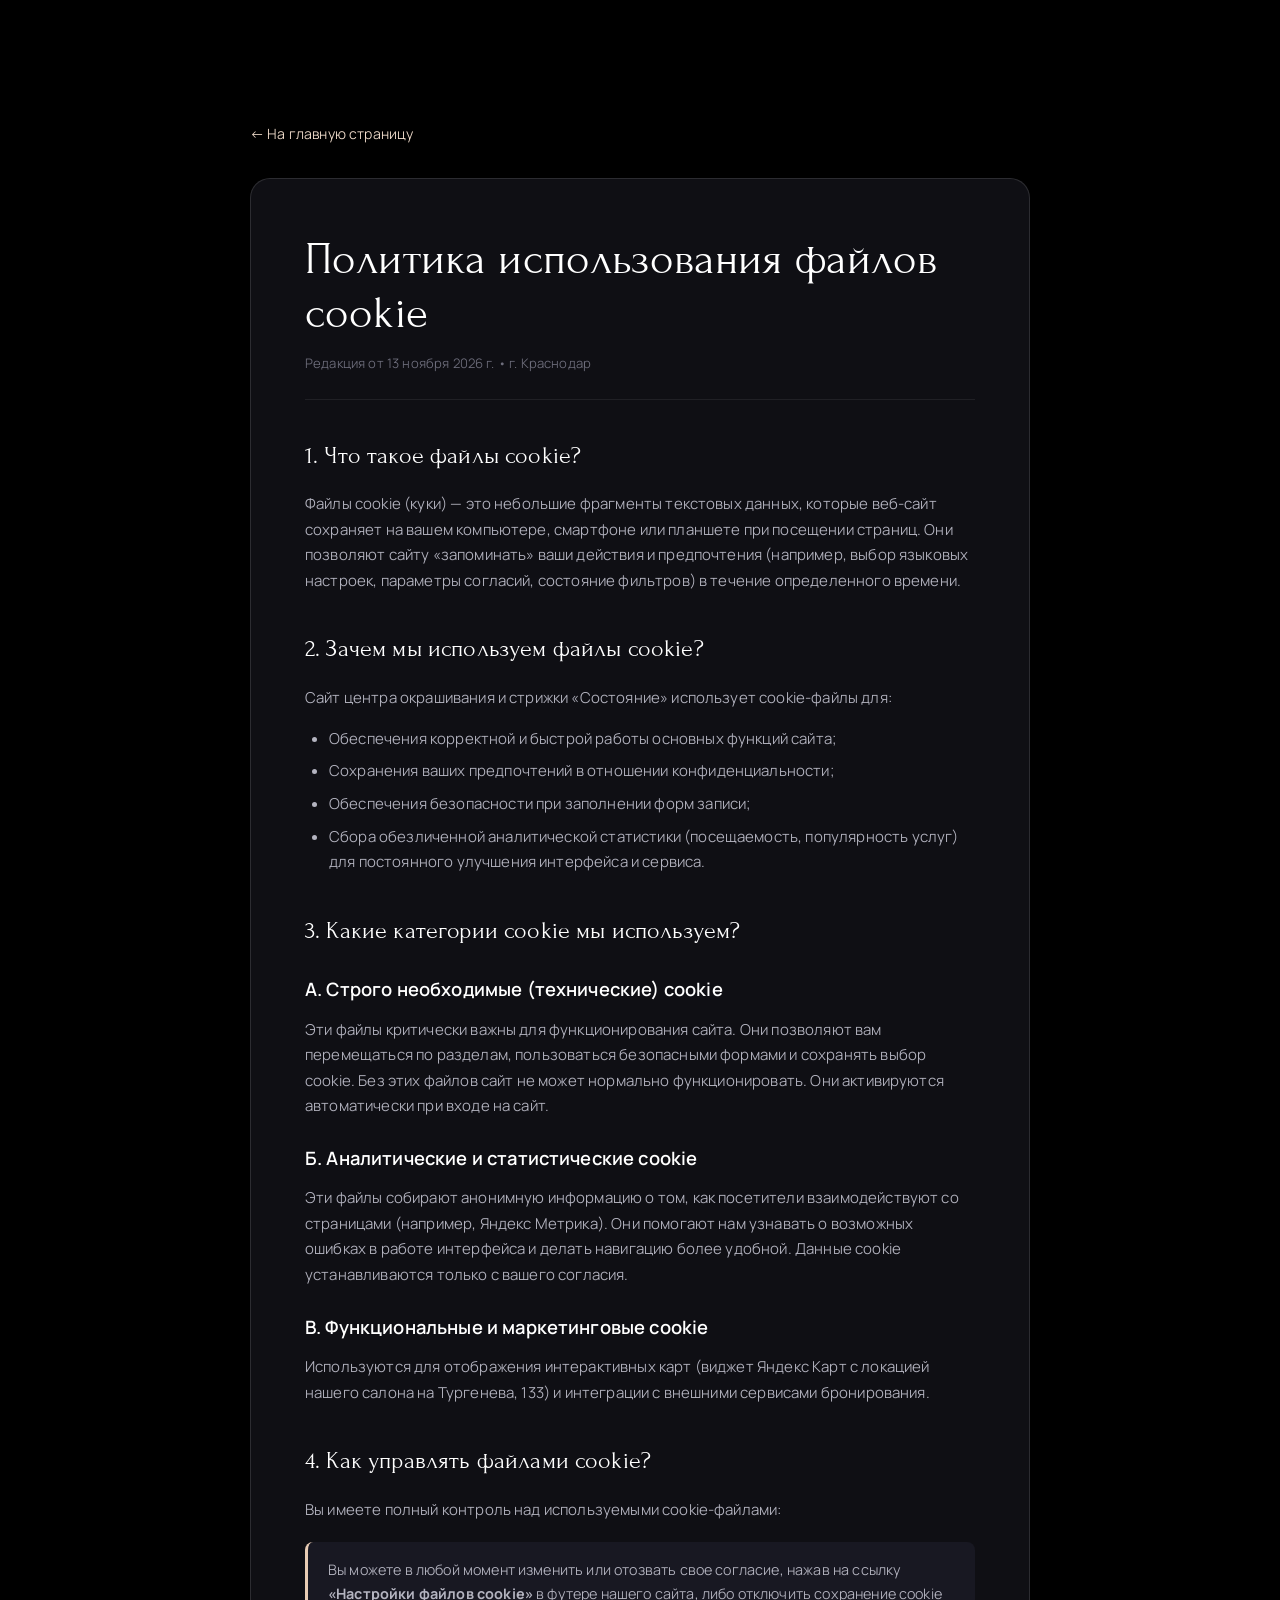
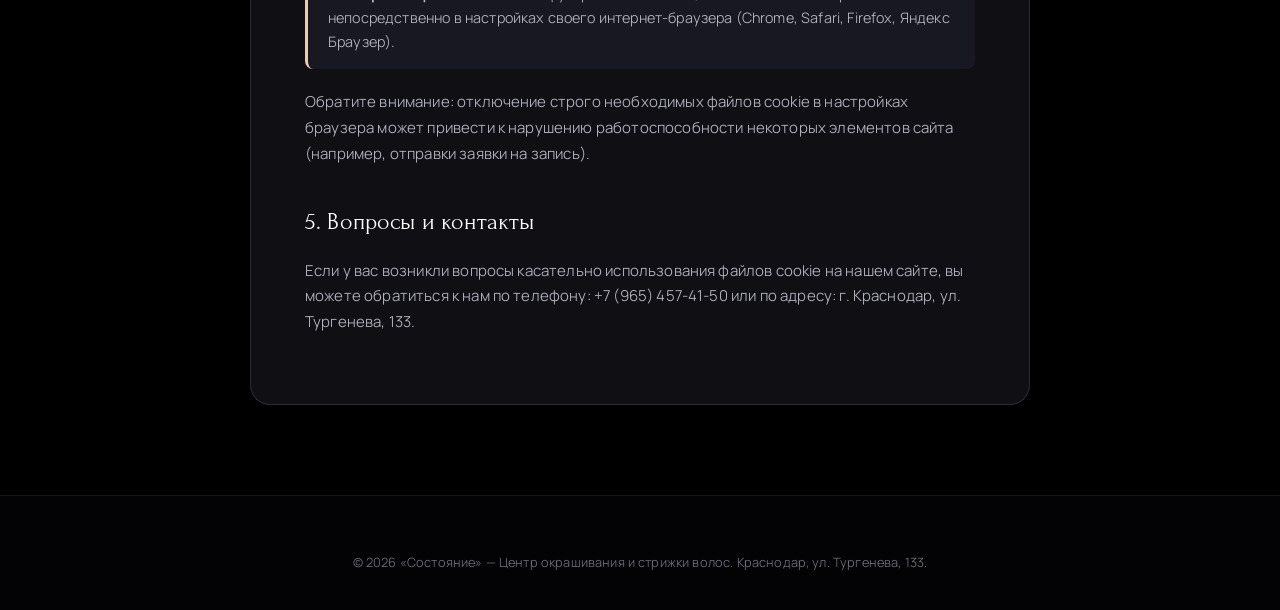
<file: cookie-policy.html>
<!DOCTYPE html>
<html lang="ru">
<head>
  <meta charset="UTF-8">
  <meta name="viewport" content="width=device-width, initial-scale=1.0">
  <title>Политика использования файлов cookie — Салон «Состояние»</title>
  <meta name="description" content="Информация об использовании файлов cookie на сайте центра окрашивания и стрижки волос «Состояние» в Краснодаре.">
  <meta property="og:type" content="website">
  <meta property="og:title" content="Политика использования файлов cookie — Салон «Состояние»">
  <meta property="og:description" content="Информация об использовании файлов cookie на сайте «Состояние» (Краснодар).">
  <meta property="og:image" content="assets/images/og-image.jpg">
  <meta name="twitter:card" content="summary_large_image">
  <meta name="twitter:image" content="assets/images/og-image.jpg">
  <link rel="icon" type="image/png" sizes="32x32" href="assets/images/favicon-32x32.png">
  <link rel="icon" type="image/png" sizes="16x16" href="assets/images/favicon-16x16.png">
  <link rel="apple-touch-icon" sizes="180x180" href="assets/images/apple-touch-icon.png">
  <link rel="shortcut icon" href="favicon.ico">
  
  <link rel="preconnect" href="https://fonts.googleapis.com">
  <link rel="preconnect" href="https://fonts.gstatic.com" crossorigin>
  <link href="https://fonts.googleapis.com/css2?family=Forum&family=Prata&family=Manrope:wght@300;400;500;600&display=swap" rel="stylesheet">
  
  <link rel="stylesheet" href="assets/css/style.css">
  <link rel="stylesheet" href="assets/css/legal.css">
</head>
<body>

  <header class="site-header scrolled">
    <div class="container header-container">
      <a href="index.html" class="brand-logo" aria-label="На главную">
        <div class="brand-emblem-wrap">
          <img src="assets/images/logo.png" alt="Логотип «Состояние»" width="44" height="44">
        </div>
        <div class="brand-text-wrap">
          <span class="brand-name">СОСТОЯНИЕ</span>
          <span class="brand-tagline">Центр окрашивания и стрижки</span>
        </div>
      </a>
      <a href="index.html" class="btn btn-outline btn-sm">← Вернуться на сайт</a>
    </div>
  </header>

  <main class="legal-page">
    <div class="container legal-container">
      
      <div class="legal-back-nav">
        <a href="index.html" class="legal-back-link">
          ← На главную страницу
        </a>
      </div>

      <article class="legal-card">
        
        <header class="legal-header">
          <h1 class="legal-title">Политика использования файлов cookie</h1>
          <p class="legal-meta">Редакция от 13 ноября 2026 г. • г. Краснодар</p>
        </header>

        <div class="legal-content">
          
          <h2>1. Что такое файлы cookie?</h2>
          <p>
            Файлы cookie (куки) — это небольшие фрагменты текстовых данных, которые веб-сайт сохраняет на вашем компьютере, смартфоне или планшете при посещении страниц. Они позволяют сайту «запоминать» ваши действия и предпочтения (например, выбор языковых настроек, параметры согласий, состояние фильтров) в течение определенного времени.
          </p>

          <h2>2. Зачем мы используем файлы cookie?</h2>
          <p>
            Сайт центра окрашивания и стрижки «Состояние» использует cookie-файлы для:
          </p>
          <ul>
            <li>Обеспечения корректной и быстрой работы основных функций сайта;</li>
            <li>Сохранения ваших предпочтений в отношении конфиденциальности;</li>
            <li>Обеспечения безопасности при заполнении форм записи;</li>
            <li>Сбора обезличенной аналитической статистики (посещаемость, популярность услуг) для постоянного улучшения интерфейса и сервиса.</li>
          </ul>

          <h2>3. Какие категории cookie мы используем?</h2>
          
          <h3>А. Строго необходимые (технические) cookie</h3>
          <p>
            Эти файлы критически важны для функционирования сайта. Они позволяют вам перемещаться по разделам, пользоваться безопасными формами и сохранять выбор cookie. Без этих файлов сайт не может нормально функционировать. Они активируются автоматически при входе на сайт.
          </p>

          <h3>Б. Аналитические и статистические cookie</h3>
          <p>
            Эти файлы собирают анонимную информацию о том, как посетители взаимодействуют со страницами (например, Яндекс Метрика). Они помогают нам узнавать о возможных ошибках в работе интерфейса и делать навигацию более удобной. Данные cookie устанавливаются только с вашего согласия.
          </p>

          <h3>В. Функциональные и маркетинговые cookie</h3>
          <p>
            Используются для отображения интерактивных карт (виджет Яндекс Карт с локацией нашего салона на Тургенева, 133) и интеграции с внешними сервисами бронирования.
          </p>

          <h2>4. Как управлять файлами cookie?</h2>
          <p>
            Вы имеете полный контроль над используемыми cookie-файлами:
          </p>
          <div class="legal-highlight-box">
            Вы можете в любой момент изменить или отозвать свое согласие, нажав на ссылку <strong>«Настройки файлов cookie»</strong> в футере нашего сайта, либо отключить сохранение cookie непосредственно в настройках своего интернет-браузера (Chrome, Safari, Firefox, Яндекс Браузер).
          </div>
          <p>
            Обратите внимание: отключение строго необходимых файлов cookie в настройках браузера может привести к нарушению работоспособности некоторых элементов сайта (например, отправки заявки на запись).
          </p>

          <h2>5. Вопросы и контакты</h2>
          <p>
            Если у вас возникли вопросы касательно использования файлов cookie на нашем сайте, вы можете обратиться к нам по телефону: +7 (965) 457-41-50 или по адресу: г. Краснодар, ул. Тургенева, 133.
          </p>

        </div>

      </article>

    </div>
  </main>

  <footer class="site-footer">
    <div class="container" style="text-align: center; font-size: 0.8rem; color: var(--text-muted);">
      <p>© 2026 «Состояние» — Центр окрашивания и стрижки волос. Краснодар, ул. Тургенева, 133.</p>
    </div>
  </footer>

</body>
</html>
</file>
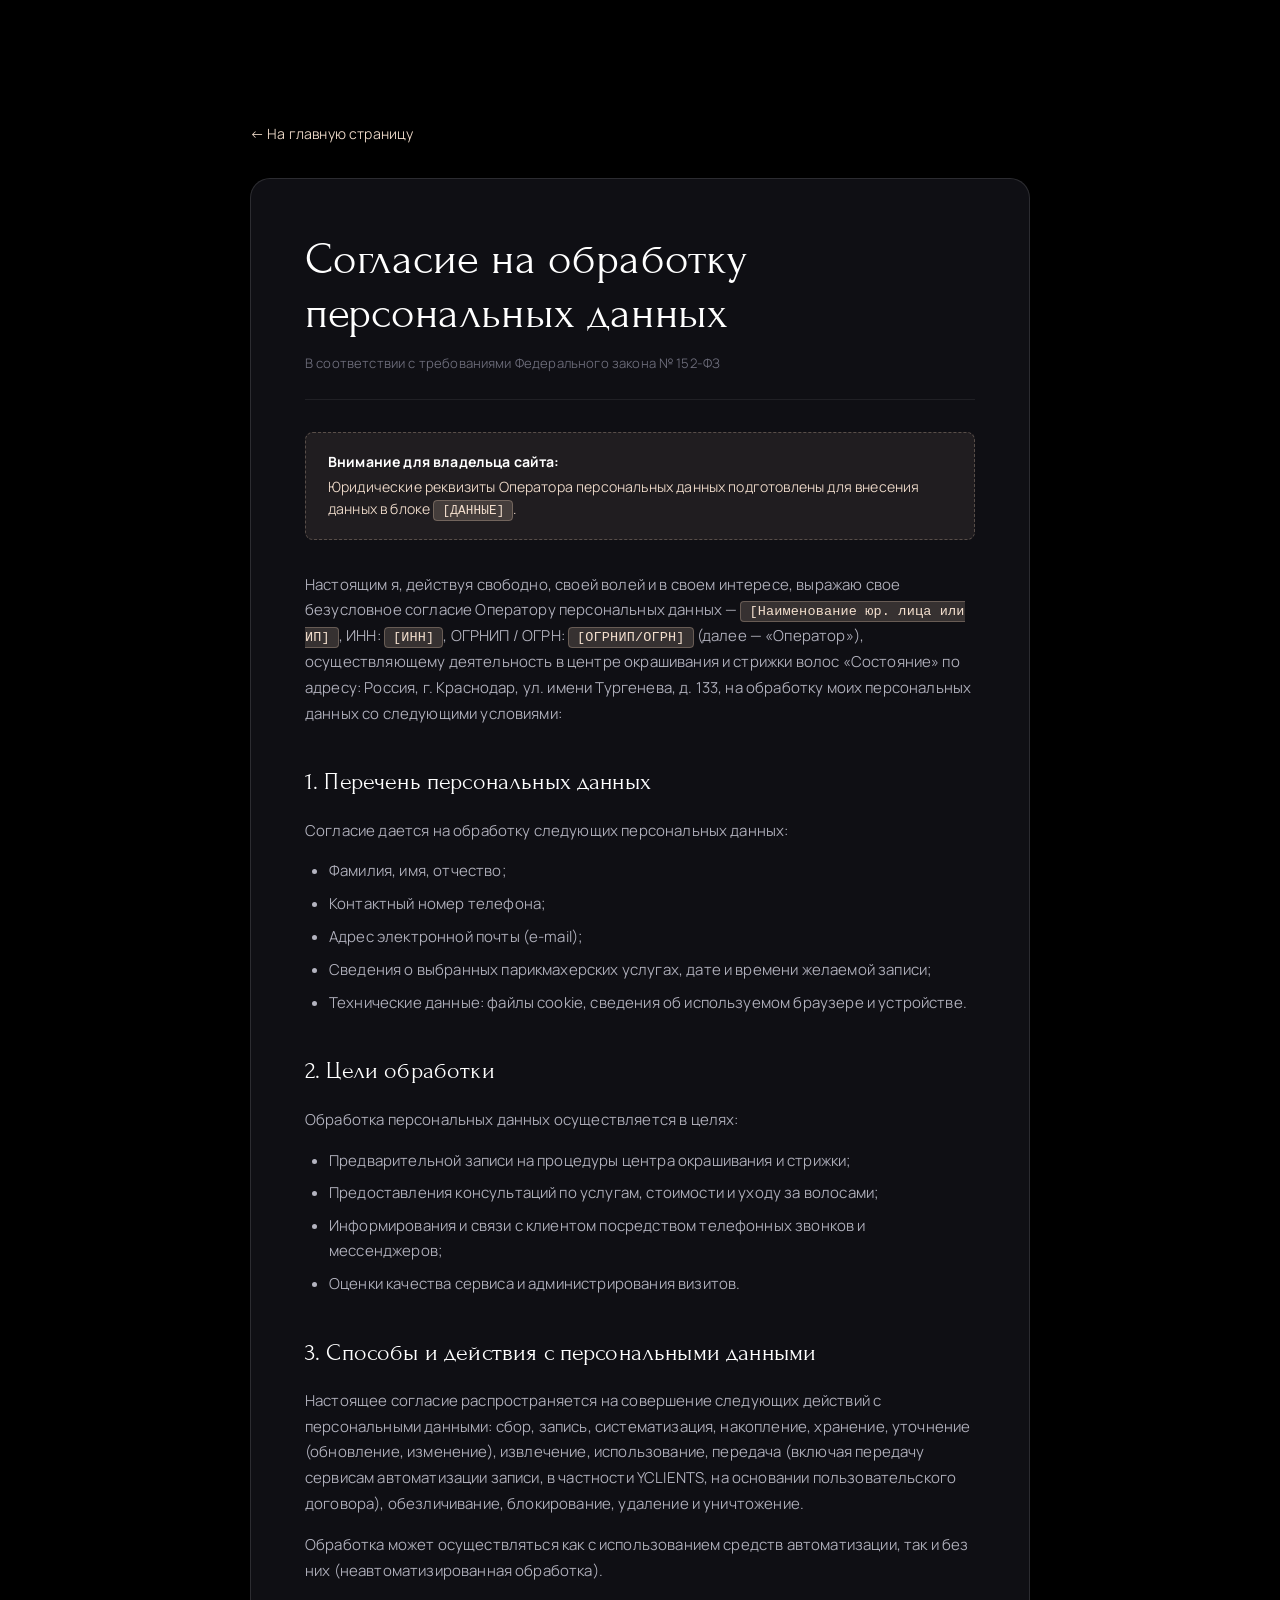
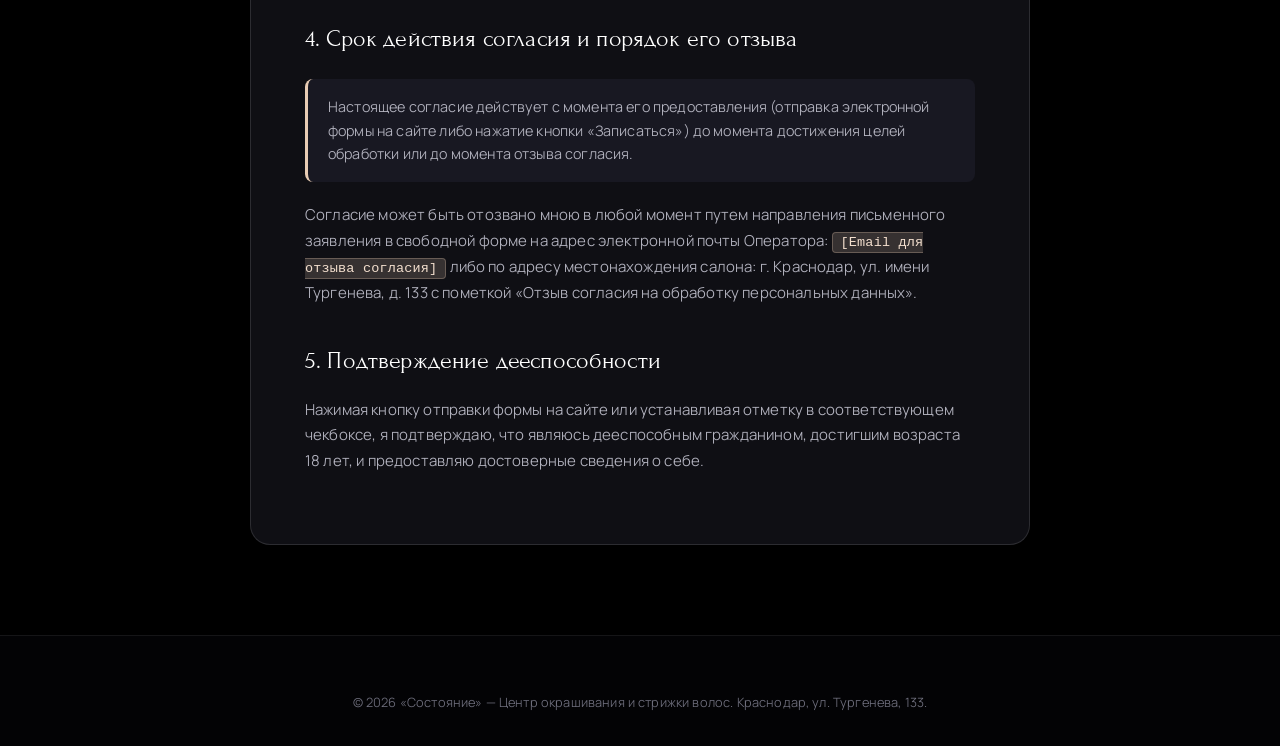
<file: personal-data-consent.html>
<!DOCTYPE html>
<html lang="ru">
<head>
  <meta charset="UTF-8">
  <meta name="viewport" content="width=device-width, initial-scale=1.0">
  <title>Согласие на обработку персональных данных — Салон «Состояние»</title>
  <meta name="description" content="Текст согласия на обработку персональных данных для посетителей сайта центра окрашивания и стрижки «Состояние» (Краснодар).">
  <meta property="og:type" content="website">
  <meta property="og:title" content="Согласие на обработку персональных данных — Салон «Состояние»">
  <meta property="og:description" content="Согласие на обработку персональных данных «Состояние» (Краснодар).">
  <meta property="og:image" content="assets/images/og-image.jpg">
  <meta name="twitter:card" content="summary_large_image">
  <meta name="twitter:image" content="assets/images/og-image.jpg">
  <link rel="icon" type="image/png" sizes="32x32" href="assets/images/favicon-32x32.png">
  <link rel="icon" type="image/png" sizes="16x16" href="assets/images/favicon-16x16.png">
  <link rel="apple-touch-icon" sizes="180x180" href="assets/images/apple-touch-icon.png">
  <link rel="shortcut icon" href="favicon.ico">
  
  <link rel="preconnect" href="https://fonts.googleapis.com">
  <link rel="preconnect" href="https://fonts.gstatic.com" crossorigin>
  <link href="https://fonts.googleapis.com/css2?family=Forum&family=Prata&family=Manrope:wght@300;400;500;600&display=swap" rel="stylesheet">
  
  <link rel="stylesheet" href="assets/css/style.css">
  <link rel="stylesheet" href="assets/css/legal.css">
</head>
<body>

  <header class="site-header scrolled">
    <div class="container header-container">
      <a href="index.html" class="brand-logo" aria-label="На главную">
        <div class="brand-emblem-wrap">
          <img src="assets/images/logo.png" alt="Логотип «Состояние»" width="44" height="44">
        </div>
        <div class="brand-text-wrap">
          <span class="brand-name">СОСТОЯНИЕ</span>
          <span class="brand-tagline">Центр окрашивания и стрижки</span>
        </div>
      </a>
      <a href="index.html" class="btn btn-outline btn-sm">← Вернуться на сайт</a>
    </div>
  </header>

  <main class="legal-page">
    <div class="container legal-container">
      
      <div class="legal-back-nav">
        <a href="index.html" class="legal-back-link">
          ← На главную страницу
        </a>
      </div>

      <article class="legal-card">
        
        <header class="legal-header">
          <h1 class="legal-title">Согласие на обработку персональных данных</h1>
          <p class="legal-meta">В соответствии с требованиями Федерального закона № 152-ФЗ</p>
        </header>

        <div class="legal-placeholder-alert">
          <strong>Внимание для владельца сайта:</strong>
          Юридические реквизиты Оператора персональных данных подготовлены для внесения данных в блоке <span class="field-placeholder">[ДАННЫЕ]</span>.
        </div>

        <div class="legal-content">
          
          <p>
            Настоящим я, действуя свободно, своей волей и в своем интересе, выражаю свое безусловное согласие Оператору персональных данных — <span class="field-placeholder">[Наименование юр. лица или ИП]</span>, ИНН: <span class="field-placeholder">[ИНН]</span>, ОГРНИП / ОГРН: <span class="field-placeholder">[ОГРНИП/ОГРН]</span> (далее — «Оператор»), осуществляющему деятельность в центре окрашивания и стрижки волос «Состояние» по адресу: Россия, г. Краснодар, ул. имени Тургенева, д. 133, на обработку моих персональных данных со следующими условиями:
          </p>

          <h2>1. Перечень персональных данных</h2>
          <p>Согласие дается на обработку следующих персональных данных:</p>
          <ul>
            <li>Фамилия, имя, отчество;</li>
            <li>Контактный номер телефона;</li>
            <li>Адрес электронной почты (e-mail);</li>
            <li>Сведения о выбранных парикмахерских услугах, дате и времени желаемой записи;</li>
            <li>Технические данные: файлы cookie, сведения об используемом браузере и устройстве.</li>
          </ul>

          <h2>2. Цели обработки</h2>
          <p>Обработка персональных данных осуществляется в целях:</p>
          <ul>
            <li>Предварительной записи на процедуры центра окрашивания и стрижки;</li>
            <li>Предоставления консультаций по услугам, стоимости и уходу за волосами;</li>
            <li>Информирования и связи с клиентом посредством телефонных звонков и мессенджеров;</li>
            <li>Оценки качества сервиса и администрирования визитов.</li>
          </ul>

          <h2>3. Способы и действия с персональными данными</h2>
          <p>
            Настоящее согласие распространяется на совершение следующих действий с персональными данными: сбор, запись, систематизация, накопление, хранение, уточнение (обновление, изменение), извлечение, использование, передача (включая передачу сервисам автоматизации записи, в частности YCLIENTS, на основании пользовательского договора), обезличивание, блокирование, удаление и уничтожение.
          </p>
          <p>
            Обработка может осуществляться как с использованием средств автоматизации, так и без них (неавтоматизированная обработка).
          </p>

          <h2>4. Срок действия согласия и порядок его отзыва</h2>
          <div class="legal-highlight-box">
            Настоящее согласие действует с момента его предоставления (отправка электронной формы на сайте либо нажатие кнопки «Записаться») до момента достижения целей обработки или до момента отзыва согласия.
          </div>
          <p>
            Согласие может быть отозвано мною в любой момент путем направления письменного заявления в свободной форме на адрес электронной почты Оператора: <span class="field-placeholder">[Email для отзыва согласия]</span> либо по адресу местонахождения салона: г. Краснодар, ул. имени Тургенева, д. 133 с пометкой «Отзыв согласия на обработку персональных данных».
          </p>

          <h2>5. Подтверждение дееспособности</h2>
          <p>
            Нажимая кнопку отправки формы на сайте или устанавливая отметку в соответствующем чекбоксе, я подтверждаю, что являюсь дееспособным гражданином, достигшим возраста 18 лет, и предоставляю достоверные сведения о себе.
          </p>

        </div>

      </article>

    </div>
  </main>

  <footer class="site-footer">
    <div class="container" style="text-align: center; font-size: 0.8rem; color: var(--text-muted);">
      <p>© 2026 «Состояние» — Центр окрашивания и стрижки волос. Краснодар, ул. Тургенева, 133.</p>
    </div>
  </footer>

</body>
</html>
</file>
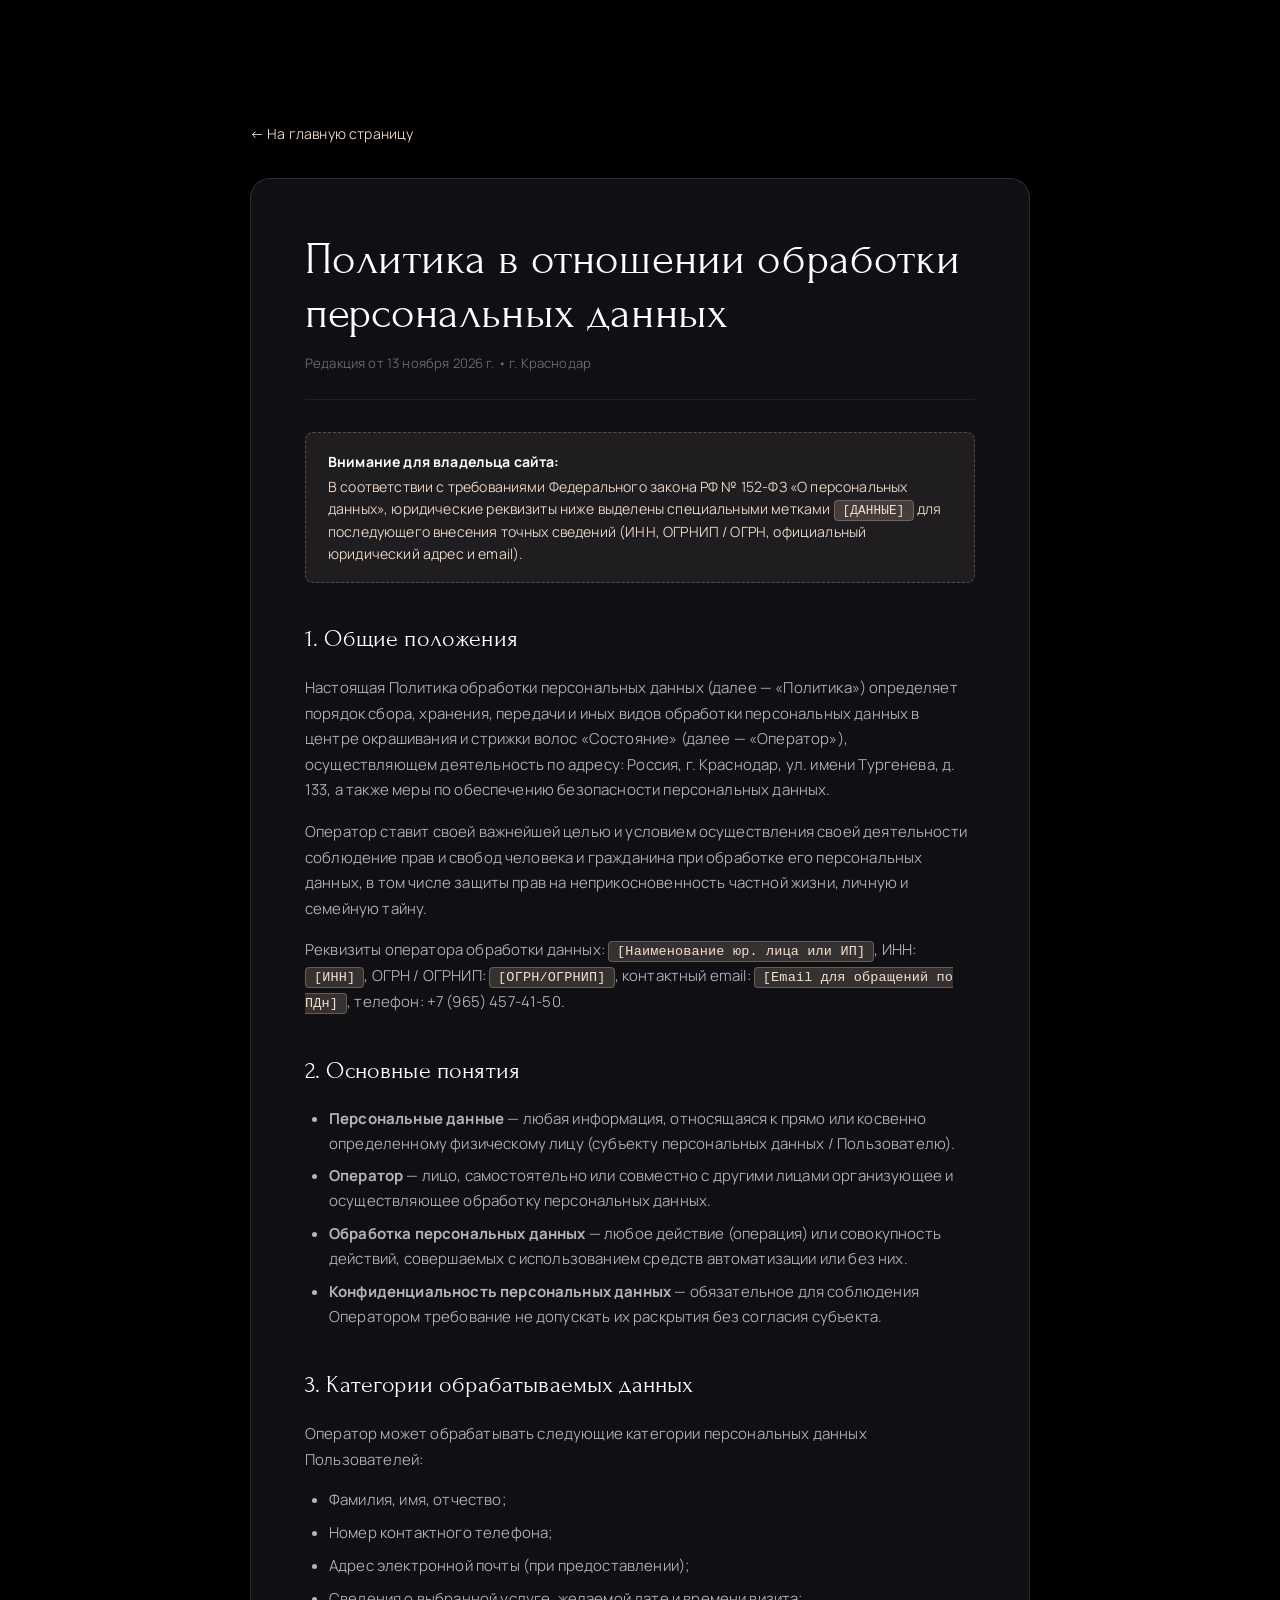
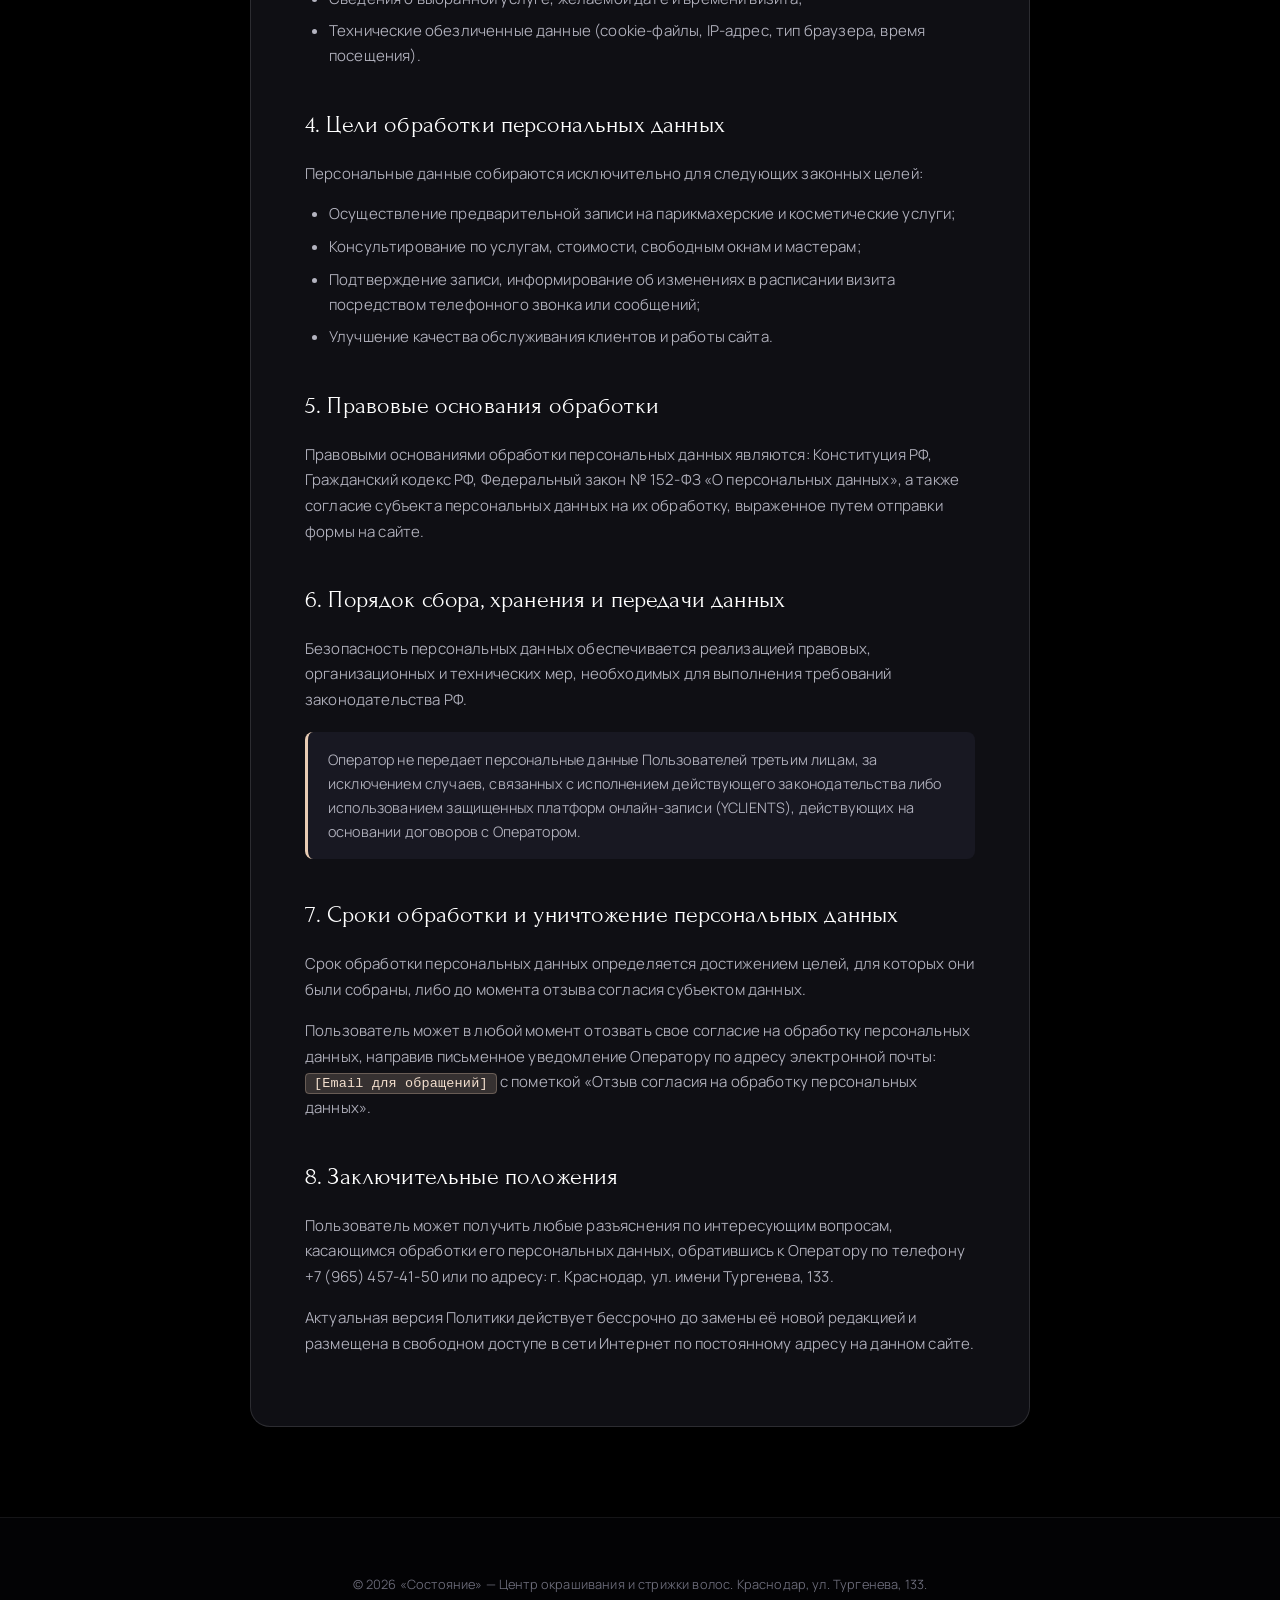
<file: privacy-policy.html>
<!DOCTYPE html>
<html lang="ru">
<head>
  <meta charset="UTF-8">
  <meta name="viewport" content="width=device-width, initial-scale=1.0">
  <title>Политика конфиденциальности — Центр окрашивания и стрижки «Состояние»</title>
  <meta name="description" content="Политика обработки персональных данных центра окрашивания и стрижки «Состояние» в соответствии с Федеральным законом РФ № 152-ФЗ.">
  <meta property="og:type" content="website">
  <meta property="og:title" content="Политика конфиденциальности — Центр окрашивания и стрижки «Состояние»">
  <meta property="og:description" content="Политика обработки персональных данных центра окрашивания и стрижки «Состояние» (152-ФЗ).">
  <meta property="og:image" content="assets/images/og-image.jpg">
  <meta name="twitter:card" content="summary_large_image">
  <meta name="twitter:image" content="assets/images/og-image.jpg">
  <link rel="icon" type="image/png" sizes="32x32" href="assets/images/favicon-32x32.png">
  <link rel="icon" type="image/png" sizes="16x16" href="assets/images/favicon-16x16.png">
  <link rel="apple-touch-icon" sizes="180x180" href="assets/images/apple-touch-icon.png">
  <link rel="shortcut icon" href="favicon.ico">
  
  <link rel="preconnect" href="https://fonts.googleapis.com">
  <link rel="preconnect" href="https://fonts.gstatic.com" crossorigin>
  <link href="https://fonts.googleapis.com/css2?family=Forum&family=Prata&family=Manrope:wght@300;400;500;600&display=swap" rel="stylesheet">
  
  <link rel="stylesheet" href="assets/css/style.css">
  <link rel="stylesheet" href="assets/css/legal.css">
</head>
<body>

  <header class="site-header scrolled">
    <div class="container header-container">
      <a href="index.html" class="brand-logo" aria-label="На главную">
        <div class="brand-emblem-wrap">
          <img src="assets/images/logo.png" alt="Логотип «Состояние»" width="44" height="44">
        </div>
        <div class="brand-text-wrap">
          <span class="brand-name">СОСТОЯНИЕ</span>
          <span class="brand-tagline">Центр окрашивания и стрижки</span>
        </div>
      </a>
      <a href="index.html" class="btn btn-outline btn-sm">← Вернуться на сайт</a>
    </div>
  </header>

  <main class="legal-page">
    <div class="container legal-container">
      
      <div class="legal-back-nav">
        <a href="index.html" class="legal-back-link">
          ← На главную страницу
        </a>
      </div>

      <article class="legal-card">
        
        <header class="legal-header">
          <h1 class="legal-title">Политика в отношении обработки персональных данных</h1>
          <p class="legal-meta">Редакция от 13 ноября 2026 г. • г. Краснодар</p>
        </header>

        <div class="legal-placeholder-alert">
          <strong>Внимание для владельца сайта:</strong>
          В соответствии с требованиями Федерального закона РФ № 152-ФЗ «О персональных данных», юридические реквизиты ниже выделены специальными метками <span class="field-placeholder">[ДАННЫЕ]</span> для последующего внесения точных сведений (ИНН, ОГРНИП / ОГРН, официальный юридический адрес и email).
        </div>

        <div class="legal-content">
          
          <h2>1. Общие положения</h2>
          <p>
            Настоящая Политика обработки персональных данных (далее — «Политика») определяет порядок сбора, хранения, передачи и иных видов обработки персональных данных в центре окрашивания и стрижки волос «Состояние» (далее — «Оператор»), осуществляющем деятельность по адресу: Россия, г. Краснодар, ул. имени Тургенева, д. 133, а также меры по обеспечению безопасности персональных данных.
          </p>
          <p>
            Оператор ставит своей важнейшей целью и условием осуществления своей деятельности соблюдение прав и свобод человека и гражданина при обработке его персональных данных, в том числе защиты прав на неприкосновенность частной жизни, личную и семейную тайну.
          </p>
          <p>
            Реквизиты оператора обработки данных: <span class="field-placeholder">[Наименование юр. лица или ИП]</span>, ИНН: <span class="field-placeholder">[ИНН]</span>, ОГРН / ОГРНИП: <span class="field-placeholder">[ОГРН/ОГРНИП]</span>, контактный email: <span class="field-placeholder">[Email для обращений по ПДн]</span>, телефон: +7 (965) 457-41-50.
          </p>

          <h2>2. Основные понятия</h2>
          <ul>
            <li><strong>Персональные данные</strong> — любая информация, относящаяся к прямо или косвенно определенному физическому лицу (субъекту персональных данных / Пользователю).</li>
            <li><strong>Оператор</strong> — лицо, самостоятельно или совместно с другими лицами организующее и осуществляющее обработку персональных данных.</li>
            <li><strong>Обработка персональных данных</strong> — любое действие (операция) или совокупность действий, совершаемых с использованием средств автоматизации или без них.</li>
            <li><strong>Конфиденциальность персональных данных</strong> — обязательное для соблюдения Оператором требование не допускать их раскрытия без согласия субъекта.</li>
          </ul>

          <h2>3. Категории обрабатываемых данных</h2>
          <p>Оператор может обрабатывать следующие категории персональных данных Пользователей:</p>
          <ul>
            <li>Фамилия, имя, отчество;</li>
            <li>Номер контактного телефона;</li>
            <li>Адрес электронной почты (при предоставлении);</li>
            <li>Сведения о выбранной услуге, желаемой дате и времени визита;</li>
            <li>Технические обезличенные данные (cookie-файлы, IP-адрес, тип браузера, время посещения).</li>
          </ul>

          <h2>4. Цели обработки персональных данных</h2>
          <p>Персональные данные собираются исключительно для следующих законных целей:</p>
          <ul>
            <li>Осуществление предварительной записи на парикмахерские и косметические услуги;</li>
            <li>Консультирование по услугам, стоимости, свободным окнам и мастерам;</li>
            <li>Подтверждение записи, информирование об изменениях в расписании визита посредством телефонного звонка или сообщений;</li>
            <li>Улучшение качества обслуживания клиентов и работы сайта.</li>
          </ul>

          <h2>5. Правовые основания обработки</h2>
          <p>
            Правовыми основаниями обработки персональных данных являются: Конституция РФ, Гражданский кодекс РФ, Федеральный закон № 152-ФЗ «О персональных данных», а также согласие субъекта персональных данных на их обработку, выраженное путем отправки формы на сайте.
          </p>

          <h2>6. Порядок сбора, хранения и передачи данных</h2>
          <p>
            Безопасность персональных данных обеспечивается реализацией правовых, организационных и технических мер, необходимых для выполнения требований законодательства РФ.
          </p>
          <div class="legal-highlight-box">
            Оператор не передает персональные данные Пользователей третьим лицам, за исключением случаев, связанных с исполнением действующего законодательства либо использованием защищенных платформ онлайн-записи (YCLIENTS), действующих на основании договоров с Оператором.
          </div>

          <h2>7. Сроки обработки и уничтожение персональных данных</h2>
          <p>
            Срок обработки персональных данных определяется достижением целей, для которых они были собраны, либо до момента отзыва согласия субъектом данных.
          </p>
          <p>
            Пользователь может в любой момент отозвать свое согласие на обработку персональных данных, направив письменное уведомление Оператору по адресу электронной почты: <span class="field-placeholder">[Email для обращений]</span> с пометкой «Отзыв согласия на обработку персональных данных».
          </p>

          <h2>8. Заключительные положения</h2>
          <p>
            Пользователь может получить любые разъяснения по интересующим вопросам, касающимся обработки его персональных данных, обратившись к Оператору по телефону +7 (965) 457-41-50 или по адресу: г. Краснодар, ул. имени Тургенева, 133.
          </p>
          <p>
            Актуальная версия Политики действует бессрочно до замены её новой редакцией и размещена в свободном доступе в сети Интернет по постоянному адресу на данном сайте.
          </p>

        </div>

      </article>

    </div>
  </main>

  <footer class="site-footer">
    <div class="container" style="text-align: center; font-size: 0.8rem; color: var(--text-muted);">
      <p>© 2026 «Состояние» — Центр окрашивания и стрижки волос. Краснодар, ул. Тургенева, 133.</p>
    </div>
  </footer>

</body>
</html>
</file>
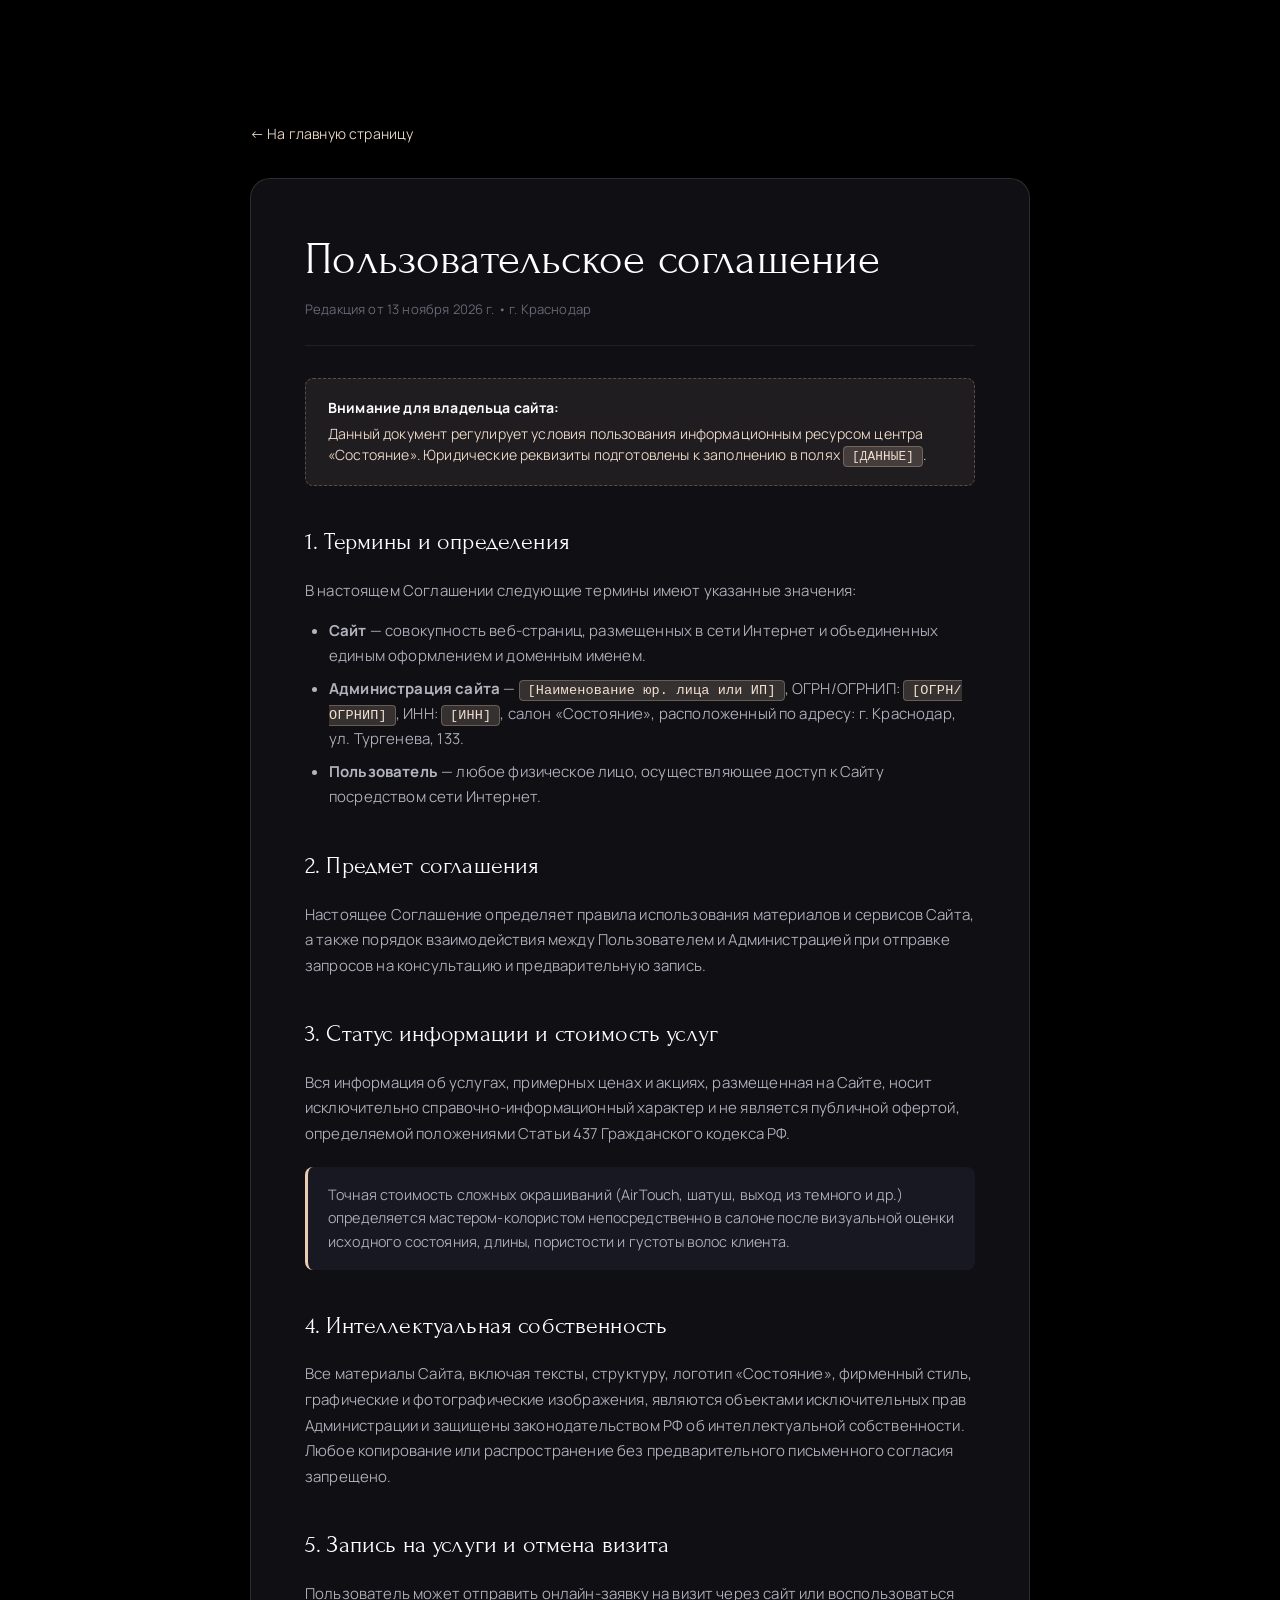
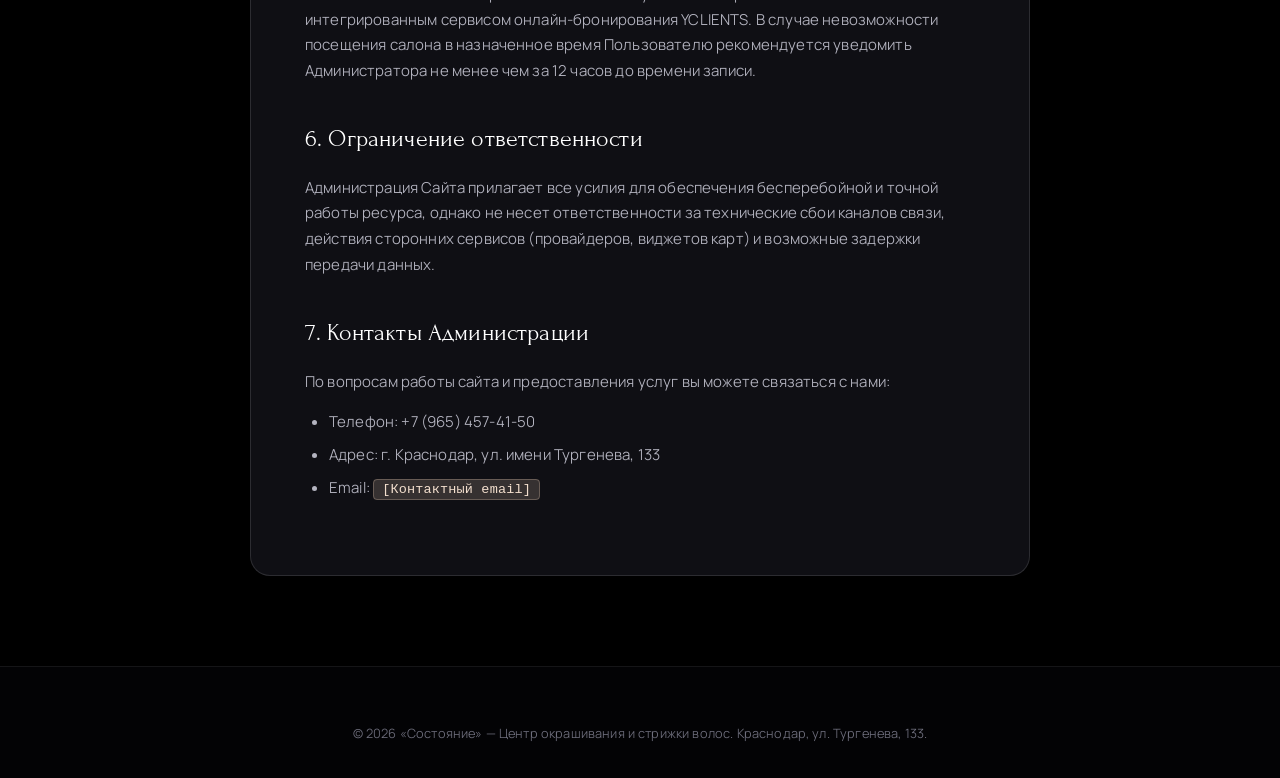
<file: terms-of-service.html>
<!DOCTYPE html>
<html lang="ru">
<head>
  <meta charset="UTF-8">
  <meta name="viewport" content="width=device-width, initial-scale=1.0">
  <title>Пользовательское соглашение — Центр окрашивания и стрижки «Состояние»</title>
  <meta name="description" content="Пользовательское соглашение и правила пользования сайтом центра окрашивания и стрижки «Состояние» (Краснодар).">
  <meta property="og:type" content="website">
  <meta property="og:title" content="Пользовательское соглашение — Центр окрашивания и стрижки «Состояние»">
  <meta property="og:description" content="Пользовательское соглашение и правила пользования сайтом «Состояние».">
  <meta property="og:image" content="assets/images/og-image.jpg">
  <meta name="twitter:card" content="summary_large_image">
  <meta name="twitter:image" content="assets/images/og-image.jpg">
  <link rel="icon" type="image/png" sizes="32x32" href="assets/images/favicon-32x32.png">
  <link rel="icon" type="image/png" sizes="16x16" href="assets/images/favicon-16x16.png">
  <link rel="apple-touch-icon" sizes="180x180" href="assets/images/apple-touch-icon.png">
  <link rel="shortcut icon" href="favicon.ico">
  
  <link rel="preconnect" href="https://fonts.googleapis.com">
  <link rel="preconnect" href="https://fonts.gstatic.com" crossorigin>
  <link href="https://fonts.googleapis.com/css2?family=Forum&family=Prata&family=Manrope:wght@300;400;500;600&display=swap" rel="stylesheet">
  
  <link rel="stylesheet" href="assets/css/style.css">
  <link rel="stylesheet" href="assets/css/legal.css">
</head>
<body>

  <header class="site-header scrolled">
    <div class="container header-container">
      <a href="index.html" class="brand-logo" aria-label="На главную">
        <div class="brand-emblem-wrap">
          <img src="assets/images/logo.png" alt="Логотип «Состояние»" width="44" height="44">
        </div>
        <div class="brand-text-wrap">
          <span class="brand-name">СОСТОЯНИЕ</span>
          <span class="brand-tagline">Центр окрашивания и стрижки</span>
        </div>
      </a>
      <a href="index.html" class="btn btn-outline btn-sm">← Вернуться на сайт</a>
    </div>
  </header>

  <main class="legal-page">
    <div class="container legal-container">
      
      <div class="legal-back-nav">
        <a href="index.html" class="legal-back-link">
          ← На главную страницу
        </a>
      </div>

      <article class="legal-card">
        
        <header class="legal-header">
          <h1 class="legal-title">Пользовательское соглашение</h1>
          <p class="legal-meta">Редакция от 13 ноября 2026 г. • г. Краснодар</p>
        </header>

        <div class="legal-placeholder-alert">
          <strong>Внимание для владельца сайта:</strong>
          Данный документ регулирует условия пользования информационным ресурсом центра «Состояние». Юридические реквизиты подготовлены к заполнению в полях <span class="field-placeholder">[ДАННЫЕ]</span>.
        </div>

        <div class="legal-content">
          
          <h2>1. Термины и определения</h2>
          <p>
            В настоящем Соглашении следующие термины имеют указанные значения:
          </p>
          <ul>
            <li><strong>Сайт</strong> — совокупность веб-страниц, размещенных в сети Интернет и объединенных единым оформлением и доменным именем.</li>
            <li><strong>Администрация сайта</strong> — <span class="field-placeholder">[Наименование юр. лица или ИП]</span>, ОГРН/ОГРНИП: <span class="field-placeholder">[ОГРН/ОГРНИП]</span>, ИНН: <span class="field-placeholder">[ИНН]</span>, салон «Состояние», расположенный по адресу: г. Краснодар, ул. Тургенева, 133.</li>
            <li><strong>Пользователь</strong> — любое физическое лицо, осуществляющее доступ к Сайту посредством сети Интернет.</li>
          </ul>

          <h2>2. Предмет соглашения</h2>
          <p>
            Настоящее Соглашение определяет правила использования материалов и сервисов Сайта, а также порядок взаимодействия между Пользователем и Администрацией при отправке запросов на консультацию и предварительную запись.
          </p>

          <h2>3. Статус информации и стоимость услуг</h2>
          <p>
            Вся информация об услугах, примерных ценах и акциях, размещенная на Сайте, носит исключительно справочно-информационный характер и не является публичной офертой, определяемой положениями Статьи 437 Гражданского кодекса РФ.
          </p>
          <div class="legal-highlight-box">
            Точная стоимость сложных окрашиваний (AirTouch, шатуш, выход из темного и др.) определяется мастером-колористом непосредственно в салоне после визуальной оценки исходного состояния, длины, пористости и густоты волос клиента.
          </div>

          <h2>4. Интеллектуальная собственность</h2>
          <p>
            Все материалы Сайта, включая тексты, структуру, логотип «Состояние», фирменный стиль, графические и фотографические изображения, являются объектами исключительных прав Администрации и защищены законодательством РФ об интеллектуальной собственности. Любое копирование или распространение без предварительного письменного согласия запрещено.
          </p>

          <h2>5. Запись на услуги и отмена визита</h2>
          <p>
            Пользователь может отправить онлайн-заявку на визит через сайт или воспользоваться интегрированным сервисом онлайн-бронирования YCLIENTS. В случае невозможности посещения салона в назначенное время Пользователю рекомендуется уведомить Администратора не менее чем за 12 часов до времени записи.
          </p>

          <h2>6. Ограничение ответственности</h2>
          <p>
            Администрация Сайта прилагает все усилия для обеспечения бесперебойной и точной работы ресурса, однако не несет ответственности за технические сбои каналов связи, действия сторонних сервисов (провайдеров, виджетов карт) и возможные задержки передачи данных.
          </p>

          <h2>7. Контакты Администрации</h2>
          <p>
            По вопросам работы сайта и предоставления услуг вы можете связаться с нами:
          </p>
          <ul>
            <li>Телефон: +7 (965) 457-41-50</li>
            <li>Адрес: г. Краснодар, ул. имени Тургенева, 133</li>
            <li>Email: <span class="field-placeholder">[Контактный email]</span></li>
          </ul>

        </div>

      </article>

    </div>
  </main>

  <footer class="site-footer">
    <div class="container" style="text-align: center; font-size: 0.8rem; color: var(--text-muted);">
      <p>© 2026 «Состояние» — Центр окрашивания и стрижки волос. Краснодар, ул. Тургенева, 133.</p>
    </div>
  </footer>

</body>
</html>
</file>
<file: assets/css/style.css>
/* ==========================================================================
   «СОСТОЯНИЕ» — ЦЕНТР ОКРАШИВАНИЯ И СТРИЖКИ ВОЛОС (КРАСНОДАР)
   Премиальный минималистичный стиль: Cormorant Garamond + Manrope
   ========================================================================== */

/* --------------------------------------------------------------------------
   1. Design Tokens & Variables
   -------------------------------------------------------------------------- */
:root {
  /* Backgrounds */
  --bg-primary: #000000;
  --bg-secondary: #0A0A0E;
  --bg-card: #0F0F14;
  --bg-card-hover: #15151D;
  --bg-surface-elevated: #181822;
  --bg-glass: rgba(10, 10, 14, 0.78);
  --bg-glass-card: rgba(15, 15, 20, 0.75);

  /* Typography Colors */
  --text-primary: #FFFFFF;
  --text-secondary: #B4B4C0;
  --text-muted: #6E6E7C;
  --text-inverse: #050507;

  /* Accent Gold (Delicate Noble Champagne & Warm Amber) */
  --accent-gold: #E8CCB4;
  --accent-gold-light: #F3DFCE;
  --accent-gold-dark: #C9A485;
  --accent-gold-soft: rgba(232, 204, 180, 0.12);
  --accent-gold-border: rgba(232, 204, 180, 0.28);
  --accent-gold-glow: rgba(232, 204, 180, 0.35);

  /* Borders & Dividers */
  --border-subtle: rgba(255, 255, 255, 0.07);
  --border-medium: rgba(255, 255, 255, 0.12);
  --border-card: rgba(232, 204, 180, 0.22);

  /* Typography */
  --font-serif: 'Forum', 'Prata', 'Oranienbaum', 'Didot', 'Bodoni MT', serif;
  --font-sans: 'Manrope', -apple-system, BlinkMacSystemFont, 'Segoe UI', Roboto, Helvetica, Arial, sans-serif;

  /* Layout */
  --container-max: 1260px;
  --section-pad-y: clamp(76px, 10vw, 130px);
  --radius-sm: 8px;
  --radius-md: 14px;
  --radius-lg: 20px;
  --radius-pill: 9999px;

  /* Transitions */
  --transition-fast: 0.18s cubic-bezier(0.16, 1, 0.3, 1);
  --transition-base: 0.28s cubic-bezier(0.16, 1, 0.3, 1);
  --transition-slow: 0.45s cubic-bezier(0.16, 1, 0.3, 1);

  /* Shadows */
  --shadow-card: 0 14px 40px rgba(0, 0, 0, 0.6);
  --shadow-glow: 0 10px 36px var(--accent-gold-glow);
}

/* --------------------------------------------------------------------------
   2. Reset & Global Styles
   -------------------------------------------------------------------------- */
*, *::before, *::after {
  box-sizing: border-box;
  margin: 0;
  padding: 0;
}

html {
  font-size: 16px;
  scroll-behavior: smooth;
  scroll-padding-top: 90px;
  -webkit-text-size-adjust: 100%;
}

body {
  font-family: var(--font-sans);
  background-color: var(--bg-primary);
  color: var(--text-primary);
  line-height: 1.65;
  font-weight: 350;
  letter-spacing: 0.01em;
  overflow-x: hidden;
  -webkit-font-smoothing: antialiased;
  -moz-osx-font-smoothing: grayscale;
}

img, picture, svg, video {
  display: block;
  max-width: 100%;
  height: auto;
}

section[id] {
  scroll-margin-top: 80px;
}

a {
  color: inherit;
  text-decoration: none;
  transition: color var(--transition-fast);
}

button {
  font-family: var(--font-sans);
  cursor: pointer;
  border: none;
  background: none;
  color: inherit;
}

:focus-visible {
  outline: 2px solid var(--accent-gold);
  outline-offset: 3px;
}

.container {
  width: 100%;
  max-width: var(--container-max);
  margin-left: auto;
  margin-right: auto;
  padding-left: clamp(20px, 4vw, 40px);
  padding-right: clamp(20px, 4vw, 40px);
}

/* --------------------------------------------------------------------------
   3. Typography & Section Headers
   -------------------------------------------------------------------------- */
.text-gold {
  color: var(--accent-gold-light);
  font-style: normal;
  font-family: var(--font-serif);
}

.section-label {
  display: inline-flex;
  align-items: center;
  gap: 8px;
  font-family: var(--font-sans);
  font-size: 0.72rem;
  font-weight: 400;
  letter-spacing: 0.24em;
  text-transform: uppercase;
  color: var(--accent-gold);
  margin-bottom: 14px;
}

.section-label::before {
  content: "•";
  display: inline-block;
  color: var(--accent-gold);
  font-size: 1.1rem;
  line-height: 1;
}

.section-title {
  font-family: var(--font-serif);
  font-size: clamp(2.2rem, 4.5vw, 3.6rem);
  font-weight: 400;
  color: var(--text-primary);
  line-height: 1.15;
  margin-bottom: 14px;
  letter-spacing: 0.05em;
  text-transform: uppercase;
}

.section-subtitle {
  font-family: var(--font-sans);
  font-size: clamp(0.92rem, 1.2vw, 1.02rem);
  font-weight: 350;
  color: var(--text-secondary);
  max-width: 650px;
  line-height: 1.7;
}

.section-header {
  margin-bottom: clamp(38px, 5.5vw, 60px);
}

/* --------------------------------------------------------------------------
   4. Buttons (Manrope)
   -------------------------------------------------------------------------- */
.btn {
  display: inline-flex;
  align-items: center;
  justify-content: center;
  gap: 10px;
  padding: 13px 28px;
  border-radius: var(--radius-pill);
  font-family: var(--font-sans);
  font-size: 0.88rem;
  font-weight: 500;
  letter-spacing: 0.03em;
  transition: all var(--transition-base);
  text-align: center;
  white-space: nowrap;
}

.btn-primary {
  background-color: #FFFFFF;
  color: #050507;
  box-shadow: 0 4px 20px rgba(255, 255, 255, 0.12);
}

.btn-primary:hover {
  background-color: #F1F1F4;
  transform: translateY(-2px);
  box-shadow: 0 8px 26px rgba(255, 255, 255, 0.22);
}

.btn-gold {
  background: linear-gradient(135deg, #F3DFCE 0%, #E8CCB4 100%);
  color: #050507;
  font-weight: 500;
  letter-spacing: 0.03em;
  box-shadow: var(--shadow-glow);
}

.btn-gold:hover {
  background: linear-gradient(135deg, #F8E7D8 0%, #DFC0A5 100%);
  transform: translateY(-2px);
  box-shadow: 0 12px 42px rgba(232, 204, 180, 0.5);
}

.btn-outline {
  background: transparent;
  color: var(--text-primary);
  border: 1px solid var(--border-medium);
}

.btn-outline:hover {
  border-color: var(--accent-gold);
  color: var(--accent-gold-light);
  background: var(--accent-gold-soft);
  transform: translateY(-2px);
}

.btn-sm {
  padding: 10px 24px;
  font-size: 0.86rem;
  display: inline-flex;
  align-items: center;
  gap: 8px;
  border-radius: var(--radius-pill);
}

.btn-arrow {
  display: inline-block;
  font-size: 1rem;
  line-height: 1;
  transition: transform var(--transition-fast);
}

.btn:hover .btn-arrow {
  transform: translateX(4px);
}

/* --------------------------------------------------------------------------
   5. Site Header & Floating Navigation
   -------------------------------------------------------------------------- */
.site-header {
  position: fixed;
  top: 0;
  left: 0;
  right: 0;
  z-index: 1000;
  padding: 18px 0;
  opacity: 0;
  transform: translateY(-14px);
  transition: padding var(--transition-base), background-color var(--transition-base), backdrop-filter var(--transition-base), opacity 0.8s cubic-bezier(0.16, 1, 0.3, 1), transform 0.8s cubic-bezier(0.16, 1, 0.3, 1);
}

body.page-loaded .site-header {
  opacity: 1;
  transform: translateY(0);
}

.site-header.scrolled {
  padding: 12px 0;
  background-color: rgba(5, 5, 7, 0.68);
  backdrop-filter: blur(12px);
  -webkit-backdrop-filter: blur(12px);
  border-bottom: none;
}


/* Ultra-refined, 1px Scroll Progress Bar in #E8CCB4 (Liquid-smooth GPU scaleX, NO stepping/stutter) */
.header-scroll-progress {
  position: absolute;
  bottom: 0;
  left: 0;
  width: 100%;
  height: 1px;
  background: var(--accent-gold);
  box-shadow: 0 0 8px rgba(232, 204, 180, 0.45);
  pointer-events: none;
  z-index: 100;
  opacity: 0;
  transform: scaleX(0);
  transform-origin: left center;
  will-change: transform;
  transition: opacity 0.35s ease;
}

.site-header.scrolled .header-scroll-progress {
  opacity: 1;
}

.header-container {
  display: flex;
  align-items: center;
  justify-content: space-between;
  gap: 20px;
}

.brand-logo {
  display: flex;
  align-items: center;
  gap: 12px;
  text-decoration: none;
}

.brand-emblem-wrap {
  width: 42px;
  height: 42px;
  border-radius: 50%;
  overflow: hidden;
  display: flex;
  align-items: center;
  justify-content: center;
  background-color: #000000;
  border: 1px solid var(--border-medium);
  flex-shrink: 0;
}

.brand-emblem-wrap img {
  width: 100%;
  height: 100%;
  object-fit: cover;
}

.brand-text-wrap {
  display: flex;
  flex-direction: column;
}

.brand-name {
  font-family: var(--font-serif);
  font-size: 1.22rem;
  font-weight: 400;
  letter-spacing: 0.18em;
  color: var(--text-primary);
  line-height: 1.1;
  text-transform: uppercase;
}

.brand-tagline {
  font-family: var(--font-sans);
  font-size: 0.62rem;
  letter-spacing: 0.12em;
  color: var(--text-muted);
  text-transform: uppercase;
  font-weight: 400;
}

/* Floating Navigation Capsule */
/* Floating Nav Capsule (Matching Image 3) */
.nav-pill-container {
  background: rgba(28, 28, 32, 0.82);
  backdrop-filter: blur(20px);
  -webkit-backdrop-filter: blur(20px);
  border: 1px solid rgba(255, 255, 255, 0.1);
  border-radius: 9999px;
  padding: 4px 6px;
  box-shadow: 0 8px 30px rgba(0, 0, 0, 0.5);
}

.desktop-nav {
  display: flex;
  align-items: center;
  gap: 2px;
}

.nav-link {
  font-family: var(--font-sans);
  padding: 7px 18px;
  border-radius: 9999px;
  font-size: 0.88rem;
  font-weight: 400;
  color: #C7C7CC;
  transition: all var(--transition-fast);
  white-space: nowrap;
  letter-spacing: 0.02em;
}

.nav-link:hover {
  color: #FFFFFF;
}

.nav-link.active {
  color: #FFFFFF;
  background-color: rgba(255, 255, 255, 0.12);
  font-weight: 500;
}

.header-actions {
  display: flex;
  align-items: center;
  gap: 12px;
}

.mobile-menu-toggle {
  display: none;
  width: 44px;
  height: 44px;
  border-radius: 50%;
  background: rgba(255, 255, 255, 0.05);
  border: 1px solid rgba(255, 255, 255, 0.12);
  align-items: center;
  justify-content: center;
  color: var(--text-primary);
  z-index: 1001;
  transition: all var(--transition-fast);
  padding: 0;
  cursor: pointer;
  box-sizing: border-box;
}

.mobile-menu-toggle:hover {
  background: rgba(255, 255, 255, 0.1);
  border-color: var(--accent-gold-border);
}

/* Symmetrically centered 2-bar hamburger (Photo 8) */
.mobile-menu-toggle span {
  display: block;
  position: relative;
  width: 18px;
  height: 8px; /* 2px bar + 4px gap + 2px bar = 8px, centered in 44px circle */
  background: transparent !important;
  pointer-events: none;
}

.mobile-menu-toggle span::before,
.mobile-menu-toggle span::after {
  content: "";
  position: absolute;
  left: 0;
  width: 18px;
  height: 2px;
  background-color: #FFFFFF;
  border-radius: 1px;
  transition: transform 0.3s cubic-bezier(0.16, 1, 0.3, 1), top 0.3s cubic-bezier(0.16, 1, 0.3, 1), bottom 0.3s cubic-bezier(0.16, 1, 0.3, 1);
}

.mobile-menu-toggle span::before {
  top: 0;
}

.mobile-menu-toggle span::after {
  bottom: 0;
}

/* Perfect centered X when active */
.mobile-menu-toggle.active span::before {
  top: 3px;
  transform: rotate(45deg);
}

.mobile-menu-toggle.active span::after {
  bottom: 3px;
  transform: rotate(-45deg);
}

/* Mobile Drawer (Luxury Didone & Warm Powdery Champagne) */
.mobile-nav-drawer {
  position: fixed;
  inset: 0;
  background: rgba(3, 3, 5, 0.98);
  backdrop-filter: blur(28px);
  -webkit-backdrop-filter: blur(28px);
  z-index: 999;
  display: flex;
  flex-direction: column;
  justify-content: space-between;
  padding: clamp(74px, 12vh, 96px) clamp(22px, 6vw, 36px) clamp(24px, 4vh, 36px);
  opacity: 0;
  visibility: hidden;
  transform: translateY(-16px);
  transition: opacity var(--transition-slow), transform var(--transition-slow), visibility var(--transition-slow);
  overflow-y: auto;
  -webkit-overflow-scrolling: touch;
}

.mobile-nav-drawer.open {
  opacity: 1;
  visibility: visible;
  transform: translateY(0);
}

.mobile-nav-header {
  display: flex;
  align-items: center;
  justify-content: space-between;
  padding-bottom: 18px;
  border-bottom: 1px solid var(--border-subtle);
  margin-bottom: 24px;
}

.mobile-nav-brand {
  display: flex;
  flex-direction: column;
  gap: 2px;
}

.mobile-nav-brand-title {
  font-family: var(--font-sans);
  font-size: 0.88rem;
  font-weight: 600;
  letter-spacing: 0.22em;
  color: #FFFFFF;
}

.mobile-nav-brand-sub {
  font-family: var(--font-sans);
  font-size: 0.68rem;
  letter-spacing: 0.08em;
  color: var(--accent-gold-light);
  opacity: 0.85;
}

.mobile-nav-links {
  display: flex;
  flex-direction: column;
  gap: 4px;
  flex-grow: 1;
  justify-content: center;
}

.mobile-nav-link {
  display: flex;
  align-items: baseline;
  gap: 16px;
  padding: 12px 0;
  border-bottom: 1px solid rgba(255, 255, 255, 0.05);
  transition: transform var(--transition-fast), border-color var(--transition-fast);
}

.mobile-nav-drawer.open .mobile-nav-link {
  animation: mobileNavReveal 0.45s cubic-bezier(0.16, 1, 0.3, 1) backwards;
}

.mobile-nav-drawer.open .mobile-nav-link:nth-child(1) { animation-delay: 0.08s; }
.mobile-nav-drawer.open .mobile-nav-link:nth-child(2) { animation-delay: 0.14s; }
.mobile-nav-drawer.open .mobile-nav-link:nth-child(3) { animation-delay: 0.20s; }
.mobile-nav-drawer.open .mobile-nav-link:nth-child(4) { animation-delay: 0.26s; }

@keyframes mobileNavReveal {
  from {
    opacity: 0;
    transform: translateY(16px);
  }
  to {
    opacity: 1;
    transform: translateY(0);
  }
}

.mobile-nav-num {
  font-family: var(--font-serif);
  font-size: 0.88rem;
  letter-spacing: 0.12em;
  color: var(--accent-gold);
  opacity: 0.75;
  width: 24px;
}

.mobile-nav-text {
  font-family: var(--font-serif);
  font-size: clamp(1.45rem, 6.2vw, 1.85rem);
  font-weight: 400;
  color: #FFFFFF;
  letter-spacing: 0.02em;
  transition: color var(--transition-fast);
}

.mobile-nav-link:hover,
.mobile-nav-link:active {
  transform: translateX(4px);
  border-bottom-color: var(--accent-gold-border);
}

.mobile-nav-link:hover .mobile-nav-text,
.mobile-nav-link:active .mobile-nav-text {
  color: var(--accent-gold-light);
}

.mobile-nav-footer {
  border-top: 1px solid var(--border-subtle);
  padding-top: 18px;
  display: flex;
  flex-direction: column;
  gap: 8px;
  font-family: var(--font-sans);
}

.mobile-nav-cta {
  width: 100%;
  padding: 14px 24px;
  font-size: 0.94rem;
  margin-top: 4px;
}

/* --------------------------------------------------------------------------
   6. Hero Section (Strictly Matching Image 3 Reference)
   -------------------------------------------------------------------------- */
.hero-section {
  position: relative;
  min-height: 100vh;
  min-height: 100svh;
  display: flex;
  align-items: center;
  padding-top: 110px;
  padding-bottom: 60px;
  background-color: var(--bg-primary);
  overflow: hidden;
}

/* Atmospheric bottom feather for seamless transition to next section */
.hero-section::after {
  content: '';
  position: absolute;
  left: 0;
  right: 0;
  bottom: 0;
  height: 140px;
  background: linear-gradient(to bottom, transparent 0%, rgba(0, 0, 0, 0.35) 45%, rgba(0, 0, 0, 0.82) 80%, #000000 100%);
  pointer-events: none;
  z-index: 2;
}

.hero-visual-wrap {
  position: absolute;
  top: 0;
  right: 0;
  bottom: 0;
  width: 58vw; /* Fills right-center of screen, closing empty central gap */
  max-width: 880px;
  height: 100%;
  z-index: 1;
  pointer-events: none;
  opacity: 0;
  transform: scale(1.02);
  transition: opacity 1.4s cubic-bezier(0.16, 1, 0.3, 1), transform 1.6s cubic-bezier(0.16, 1, 0.3, 1);
  will-change: opacity, transform;
  display: flex;
  align-items: flex-end; /* Sits naturally grounded down to her shoulder */
  justify-content: center; /* Positioned so voluminous curls flow towards center */
}

body.page-loaded .hero-visual-wrap {
  opacity: 1;
  transform: scale(1);
}

.hero-model-img {
  height: 96vh; /* Generous height showing full head, curls, and bare shoulder */
  max-height: 980px;
  width: auto;
  max-width: 100%;
  object-fit: contain; /* NEVER cut off the shoulder! */
  object-position: center bottom;
  display: block;
  /* Silky smooth darkening dissolution at bottom (User request: плавное затемнение внизу) */
  -webkit-mask-image: linear-gradient(
    to bottom,
    transparent 0%,
    #000 3%,
    #000 74%,
    rgba(0, 0, 0, 0.88) 82%,
    rgba(0, 0, 0, 0.55) 90%,
    rgba(0, 0, 0, 0.18) 96%,
    transparent 100%
  );
  mask-image: linear-gradient(
    to bottom,
    transparent 0%,
    #000 3%,
    #000 74%,
    rgba(0, 0, 0, 0.88) 82%,
    rgba(0, 0, 0, 0.55) 90%,
    rgba(0, 0, 0, 0.18) 96%,
    transparent 100%
  );
}

.hero-gradient-overlay {
  position: absolute;
  inset: 0;
  pointer-events: none;
  background:
    /* Delicate left feather for smooth blending into dark background */
    linear-gradient(to right, #000000 0%, rgba(0, 0, 0, 0.8) 8%, rgba(0, 0, 0, 0.15) 25%, transparent 45%),
    /* Silky bottom smooth darkening to seamlessly melt the model into the deep background */
    linear-gradient(to bottom, transparent 60%, rgba(0, 0, 0, 0.25) 75%, rgba(0, 0, 0, 0.7) 86%, rgba(0, 0, 0, 0.95) 95%, #000000 100%);
}

.hero-container {
  position: relative;
  z-index: 3; /* Elevated above background overlays for sharp text & clickable actions */
  width: 100%;
}

.hero-copy-refined {
  max-width: 680px;
  margin-left: 0;
}

@media (min-width: 992px) {
  .hero-copy-refined {
    margin-left: -20px; /* Gently shifted left per user request */
  }
}

@media (min-width: 1200px) {
  .hero-copy-refined {
    margin-left: -45px; /* Confident editorial alignment shifted left */
  }
}

@media (min-width: 1400px) {
  .hero-copy-refined {
    margin-left: -75px; /* Clean luxury spacing on wide screens */
  }
}

@media (min-width: 1600px) {
  .hero-copy-refined {
    margin-left: -110px; /* Spacious balance on large displays */
  }
}

/* Top Eyebrow with Lines (Neat, balanced, refined) */
.hero-top-eyebrow {
  display: inline-flex;
  align-items: center;
  gap: 16px;
  margin-bottom: 26px;
}

.eyebrow-line {
  display: inline-block;
  width: 32px;
  height: 1px;
  background-color: var(--accent-gold);
  opacity: 0.7;
}

.eyebrow-text {
  font-family: var(--font-sans);
  font-size: 0.76rem;
  font-weight: 400;
  letter-spacing: 0.24em;
  text-transform: uppercase;
  color: var(--accent-gold-light);
}

@media (max-width: 480px) {
  .hero-top-eyebrow {
    gap: 8px;
  }
  .eyebrow-line {
    width: 14px;
  }
  .eyebrow-text {
    font-size: 0.58rem;
    letter-spacing: 0.14em;
  }
}

/* Hero Heading (Strictly 3 Lines on Desktop, 2 Lines on Mobile matching Reference Photo 2) */
.hero-title-refined {
  font-family: var(--font-serif);
  font-size: clamp(2.1rem, 4.8vw, 4.75rem);
  font-weight: 400;
  line-height: 1.12;
  letter-spacing: 0.04em;
  text-transform: uppercase; /* ALL CAPS on desktop per user request */
  margin-bottom: 38px;
}

@media (min-width: 1200px) {
  .hero-title-refined {
    font-size: clamp(3rem, 4.8vw, 4.85rem);
  }
}

.hero-line,
.hero-line-white {
  display: block;
  white-space: nowrap;
}

.hero-line-gold-block {
  display: block;
}

.hero-line.hero-word-1,
.hero-line.hero-word-2 {
  display: block; /* Strictly 3 lines on desktop */
  white-space: nowrap;
}

.hero-line-white {
  color: #FFFFFF;
}

.hero-line-gold {
  color: var(--accent-gold-light);
  background: linear-gradient(135deg, #FFF0E2 0%, #E8CCB4 45%, #DFBCA0 100%);
  -webkit-background-clip: text;
  -webkit-text-fill-color: transparent;
  filter: drop-shadow(0 0 25px rgba(232, 204, 180, 0.35));
}

/* Hero CTA Group (Neat, balanced, refined buttons) */
.hero-cta-group-refined {
  display: flex;
  align-items: center;
  gap: 28px;
  flex-wrap: wrap;
}

.hero-cta-group-refined .btn-gold {
  padding: 18px 44px;
  font-size: 1.02rem;
  font-weight: 500;
  border-radius: 9999px;
  letter-spacing: 0.03em;
  box-shadow: 0 10px 32px rgba(232, 204, 180, 0.35);
  transition: all var(--transition-base);
}

.hero-cta-group-refined .btn-gold:hover {
  transform: translateY(-2px);
  box-shadow: 0 16px 45px rgba(232, 204, 180, 0.52);
}

/* Hero Trust Micro-Badge (Social Proof) */
.hero-trust-badge {
  display: inline-flex;
  align-items: center;
  gap: 10px;
  margin-top: 36px;
  padding: 8px 18px;
  background: rgba(255, 255, 255, 0.03);
  border: 1px solid var(--border-subtle);
  border-radius: 9999px;
  backdrop-filter: blur(10px);
  -webkit-backdrop-filter: blur(10px);
  font-family: var(--font-sans);
  font-size: 0.82rem;
  color: var(--text-secondary);
}

.hero-trust-badge .trust-stars {
  color: var(--accent-gold-light);
  letter-spacing: 2px;
  font-size: 0.85rem;
}

.hero-trust-badge .trust-rating {
  color: #FFFFFF;
  font-weight: 500;
}

.hero-trust-badge .trust-sep {
  color: var(--text-muted);
  opacity: 0.5;
}

.hero-trust-badge .trust-text {
  color: var(--text-secondary);
}

.hero-trust-badge .trust-status {
  color: var(--accent-gold-light);
  font-weight: 400;
}

.hero-secondary-action {
  display: inline-flex;
  align-items: center;
  gap: 12px;
  color: #FFFFFF;
  font-family: var(--font-sans);
  font-size: 0.92rem;
  font-weight: 450;
  letter-spacing: 0.03em;
  transition: color var(--transition-fast);
}

.hero-secondary-action:hover {
  color: var(--accent-gold-light);
}

.hero-sec-arrow-circle {
  width: 42px;
  height: 42px;
  border-radius: 50%;
  border: 1px solid var(--border-medium);
  background: rgba(255, 255, 255, 0.03);
  display: flex;
  align-items: center;
  justify-content: center;
  color: #FFFFFF;
  transition: all var(--transition-base);
}

.hero-secondary-action:hover .hero-sec-arrow-circle {
  border-color: var(--accent-gold);
  color: var(--accent-gold-light);
  background: var(--accent-gold-soft);
  transform: translateX(4px);
}

/* --------------------------------------------------------------------------
   Scroll Down Hint (Matching Photo 1 Reference - Desktop & Mobile)
   -------------------------------------------------------------------------- */
.hero-scroll-indicator {
  position: absolute;
  bottom: 28px;
  left: 50%;
  transform: translateX(-50%);
  z-index: 10;
  display: flex;
  flex-direction: column;
  align-items: center;
  gap: 7px;
  text-decoration: none;
  cursor: pointer;
  opacity: 0.82;
  transition: opacity var(--transition-fast), transform var(--transition-fast);
}

.hero-scroll-indicator:hover {
  opacity: 1;
  transform: translateX(-50%) translateY(-2px);
}

.scroll-mouse-pill {
  width: 22px;
  height: 38px;
  border: 1.5px solid rgba(232, 204, 180, 0.5);
  border-radius: 9999px;
  display: flex;
  justify-content: center;
  padding-top: 6px;
  position: relative;
  transition: border-color var(--transition-fast), box-shadow var(--transition-fast);
}

.hero-scroll-indicator:hover .scroll-mouse-pill {
  border-color: var(--accent-gold);
  box-shadow: 0 0 16px rgba(232, 204, 180, 0.3);
}

.scroll-mouse-wheel {
  width: 3px;
  height: 6px;
  background-color: var(--accent-gold);
  border-radius: 2px;
  animation: mouseWheelScroll 1.8s infinite ease-in-out;
}

@keyframes mouseWheelScroll {
  0% {
    opacity: 0;
    transform: translateY(0);
  }
  30% {
    opacity: 1;
  }
  100% {
    opacity: 0;
    transform: translateY(14px);
  }
}

.scroll-chevron-down {
  color: rgba(232, 204, 180, 0.65);
  animation: chevronBounce 1.8s infinite ease-in-out;
  transition: color var(--transition-fast);
}

.hero-scroll-indicator:hover .scroll-chevron-down {
  color: var(--accent-gold-light);
}

@keyframes chevronBounce {
  0%, 100% {
    transform: translateY(0);
    opacity: 0.5;
  }
  50% {
    transform: translateY(4px);
    opacity: 1;
  }
}

@media (max-width: 991px) {
  .hero-scroll-indicator {
    position: relative;
    bottom: auto;
    left: auto;
    transform: none;
    margin-top: 22px;
    margin-bottom: 6px;
    align-self: center;
  }

  .hero-scroll-indicator:hover {
    transform: translateY(-2px);
  }
}


/* --------------------------------------------------------------------------
   Brand Values Strip (3 Quality Standards)
   -------------------------------------------------------------------------- */
.brand-values-strip {
  padding: 56px 0;
  background-color: var(--bg-secondary);
  border-top: 1px solid var(--border-subtle);
  border-bottom: 1px solid var(--border-subtle);
  position: relative;
}

.values-grid {
  display: grid;
  grid-template-columns: repeat(3, 1fr);
  gap: 36px;
}

.value-item {
  display: flex;
  gap: 20px;
  align-items: flex-start;
  padding: 10px 14px;
}

.value-num {
  font-family: var(--font-serif);
  font-size: 2.1rem;
  font-weight: 400;
  line-height: 1;
  color: var(--accent-gold);
  opacity: 0.85;
  flex-shrink: 0;
}

.value-content {
  display: flex;
  flex-direction: column;
  gap: 8px;
}

.value-title {
  font-family: var(--font-sans);
  font-size: 1.02rem;
  font-weight: 500;
  color: #FFFFFF;
  letter-spacing: 0.02em;
}

.value-desc {
  font-family: var(--font-sans);
  font-size: 0.88rem;
  line-height: 1.6;
  color: var(--text-secondary);
}

@media (max-width: 991px) {
  .values-grid {
    grid-template-columns: 1fr;
    gap: 24px;
  }
  .value-item {
    border-bottom: 1px solid var(--border-subtle);
    padding-bottom: 22px;
  }
  .value-item:last-child {
    border-bottom: none;
    padding-bottom: 0;
  }
}

/* --------------------------------------------------------------------------
   7. Services & Pricing Section (Clean, NO weird bottom shape, NO numbers)
   -------------------------------------------------------------------------- */
.services-section {
  padding-top: var(--section-pad-y);
  padding-bottom: var(--section-pad-y);
  background-color: var(--bg-primary); /* Seamless matching background with hero - zero border or shade step */
  border-top: none;
  position: relative;
}

/* Group Switcher Tabs */
.price-tabs {
  display: flex;
  align-items: center;
  gap: 10px;
  overflow-x: auto;
  padding-bottom: 12px;
  margin-bottom: 40px;
  -webkit-overflow-scrolling: touch;
  scrollbar-width: none;
}

.price-tabs::-webkit-scrollbar { display: none; }

.price-tab-btn {
  font-family: var(--font-sans);
  padding: 10px 22px;
  border-radius: var(--radius-pill);
  font-size: 0.84rem;
  font-weight: 400;
  color: var(--text-secondary);
  background: var(--bg-card);
  border: 1px solid var(--border-subtle);
  transition: all var(--transition-fast);
  white-space: nowrap;
  letter-spacing: 0.02em;
}

.price-tab-btn:hover {
  color: var(--text-primary);
  border-color: var(--border-medium);
}

.price-tab-btn.active {
  color: #050507;
  background-color: var(--accent-gold);
  border-color: var(--accent-gold);
  font-weight: 500;
  box-shadow: 0 4px 18px rgba(232, 204, 180, 0.28);
}

/* Category Groups */
.price-category-group {
  margin-bottom: 48px;
}

.price-category-group.hidden {
  display: none;
}

.price-group-bar {
  padding: 10px 0;
  border-bottom: 1px solid var(--accent-gold-border);
  margin-bottom: 12px;
  display: flex;
  align-items: center;
  justify-content: space-between;
}

.price-group-tag {
  font-family: var(--font-serif);
  font-size: 0.92rem;
  font-weight: 400;
  letter-spacing: 0.18em;
  text-transform: uppercase;
  color: var(--accent-gold-light);
}

.price-group-items-count {
  font-family: var(--font-sans);
  font-size: 0.74rem;
  color: var(--text-muted);
}

/* Service Rows (Clean Hairline, NO numbers, NO peeking inner borders) */
.price-table-list {
  display: flex;
  flex-direction: column;
}

.service-item-row {
  border-bottom: 1px solid var(--border-subtle);
  border-left: 2px solid transparent;
  transition: background-color var(--transition-fast), border-left-color var(--transition-fast), padding-left var(--transition-fast);
}

.service-item-row.active {
  background: linear-gradient(90deg, rgba(232, 204, 180, 0.06) 0%, rgba(232, 204, 180, 0.01) 40%, transparent 100%);
  border-left-color: var(--accent-gold);
  padding-left: 14px;
}

.service-duration-badge {
  font-family: var(--font-sans);
  font-size: 0.74rem;
  font-weight: 400;
  color: var(--text-muted);
  background: rgba(255, 255, 255, 0.03);
  border: 1px solid var(--border-subtle);
  border-radius: 9999px;
  padding: 3px 10px;
  white-space: nowrap;
  letter-spacing: 0.02em;
  transition: all var(--transition-fast);
}

.service-item-row.active .service-duration-badge {
  color: var(--accent-gold-light);
  border-color: var(--accent-gold-border);
  background: var(--accent-gold-soft);
}

@media (max-width: 520px) {
  .service-duration-badge {
    display: none;
  }
}

.service-item-row:hover {
  background-color: rgba(255, 255, 255, 0.02);
}

.service-row-header {
  width: 100%;
  display: flex;
  align-items: center;
  justify-content: space-between;
  gap: 20px;
  padding: 22px 4px;
  text-align: left;
  user-select: none;
  cursor: pointer;
  background: transparent;
  border: none;
}

.service-title {
  font-family: var(--font-serif);
  font-size: clamp(1.2rem, 2vw, 1.55rem);
  font-weight: 400;
  letter-spacing: 0.02em;
  color: var(--text-primary);
  flex-grow: 1;
  line-height: 1.25;
  transition: color var(--transition-fast);
}

.service-item-row:hover .service-title {
  color: var(--accent-gold-light);
}

.service-meta-right {
  display: flex;
  align-items: center;
  gap: 16px;
  flex-shrink: 0;
}

.service-price {
  font-family: var(--font-sans);
  font-size: clamp(0.98rem, 1.3vw, 1.15rem);
  font-weight: 500;
  color: var(--accent-gold-light);
  white-space: nowrap;
  letter-spacing: 0.02em;
}

/* Circular Chevron Button */
.service-chevron-circle {
  width: 38px;
  height: 38px;
  border-radius: 50%;
  border: 1px solid var(--border-medium);
  display: flex;
  align-items: center;
  justify-content: center;
  color: var(--text-secondary);
  background: var(--bg-card);
  flex-shrink: 0;
  transition: all var(--transition-base);
}

.service-chevron-circle svg {
  width: 16px;
  height: 16px;
  transition: transform var(--transition-base);
}

.service-item-row.active .service-chevron-circle {
  border-color: var(--accent-gold);
  color: var(--accent-gold-light);
  background: var(--accent-gold-soft);
}

.service-item-row.active .service-chevron-circle svg {
  transform: rotate(180deg);
}

/* Expandable content: Strictly NO peeking borders, NO boxed shape */
.service-collapse {
  max-height: 0;
  opacity: 0;
  visibility: hidden;
  overflow: hidden;
  transition: max-height 0.35s ease, opacity 0.25s ease, visibility 0.35s;
}

.service-item-row.active .service-collapse {
  max-height: 400px;
  opacity: 1;
  visibility: visible;
}

.service-collapse-inner {
  padding: 6px 4px 26px 4px;
}

.service-clean-content {
  display: flex;
  flex-direction: column;
  gap: 14px;
}

@media (min-width: 768px) {
  .service-clean-content {
    flex-direction: row;
    align-items: center;
    justify-content: space-between;
    gap: 24px;
  }
}

.service-description {
  font-family: var(--font-sans);
  font-size: 0.9rem;
  font-weight: 350;
  color: rgba(255, 255, 255, 0.65);
  line-height: 1.65;
  max-width: 760px;
}

/* --------------------------------------------------------------------------
   8. Portfolio Section (Pure Work Photos)
   -------------------------------------------------------------------------- */
.portfolio-section {
  padding-top: var(--section-pad-y);
  padding-bottom: var(--section-pad-y);
  background-color: var(--bg-primary);
  position: relative;
}

.portfolio-grid {
  display: grid;
  grid-template-columns: repeat(3, 1fr);
  gap: 24px;
}

@media (max-width: 991px) {
  .portfolio-grid {
    grid-template-columns: repeat(2, 1fr);
    gap: 18px;
  }
}

@media (max-width: 520px) {
  .portfolio-grid {
    grid-template-columns: repeat(2, 1fr);
    gap: 12px;
  }
}

.portfolio-photo-slot {
  position: relative;
  aspect-ratio: 4 / 5;
  border-radius: var(--radius-md);
  overflow: hidden;
  background-color: #0b0b10;
  border: 1px solid var(--border-subtle);
  cursor: pointer;
  transition: border-color var(--transition-base), box-shadow var(--transition-base);
  box-shadow: 0 8px 24px rgba(0, 0, 0, 0.4);
}

.portfolio-photo-slot:hover {
  border-color: var(--accent-gold-border);
  box-shadow: 0 14px 38px rgba(0, 0, 0, 0.65), 0 0 24px rgba(232, 204, 180, 0.15);
}

.portfolio-photo-img {
  width: 100%;
  height: 100%;
  object-fit: cover;
  display: block;
  transition: transform 0.75s cubic-bezier(0.16, 1, 0.3, 1);
  will-change: transform;
}

.portfolio-photo-slot:hover .portfolio-photo-img {
  transform: scale(1.05);
}

.portfolio-photo-overlay {
  position: absolute;
  inset: 0;
  background: linear-gradient(to top, rgba(5, 5, 7, 0.5) 0%, transparent 50%);
  opacity: 0;
  transition: opacity var(--transition-base);
  pointer-events: none;
}

.portfolio-photo-slot:hover .portfolio-photo-overlay {
  opacity: 1;
}

.portfolio-slot-placeholder {
  display: flex;
  flex-direction: column;
  align-items: center;
  justify-content: center;
  gap: 12px;
  color: var(--text-muted);
  text-align: center;
  padding: 20px;
}

.portfolio-slot-icon {
  width: 48px;
  height: 48px;
  border-radius: 50%;
  border: 1px dashed var(--accent-gold-border);
  display: flex;
  align-items: center;
  justify-content: center;
  color: var(--accent-gold-light);
  background: rgba(232, 204, 180, 0.06);
}

.portfolio-slot-caption {
  font-family: var(--font-sans);
  font-size: 0.8rem;
  letter-spacing: 0.08em;
  text-transform: uppercase;
}

/* --------------------------------------------------------------------------
   9. Reviews Section (Completely Static on Hover, No Top Cut-off)
   -------------------------------------------------------------------------- */
.reviews-section {
  padding-top: var(--section-pad-y);
  padding-bottom: var(--section-pad-y);
  background-color: var(--bg-secondary);
  position: relative;
}

.reviews-top-bar {
  display: flex;
  align-items: flex-end;
  justify-content: space-between;
  gap: 24px;
  margin-bottom: 40px;
  flex-wrap: wrap;
}

.reviews-nav-controls {
  display: flex;
  align-items: center;
  gap: 14px;
}

.reviews-yandex-pill {
  font-family: var(--font-sans);
  display: inline-flex;
  align-items: center;
  gap: 8px;
  padding: 9px 20px;
  border-radius: var(--radius-pill);
  border: 1px solid var(--border-medium);
  background: var(--bg-card);
  font-size: 0.82rem;
  font-weight: 450;
  color: var(--text-primary);
  transition: all var(--transition-fast);
  letter-spacing: 0.02em;
}

.reviews-yandex-pill:hover {
  border-color: var(--accent-gold);
  color: var(--accent-gold-light);
}

.reviews-arrow-btn {
  width: 40px;
  height: 40px;
  border-radius: 50%;
  border: 1px solid var(--border-medium);
  background: var(--bg-card);
  display: flex;
  align-items: center;
  justify-content: center;
  color: var(--text-secondary);
  transition: all var(--transition-fast);
}

.reviews-arrow-btn:hover {
  border-color: var(--accent-gold);
  color: #FFFFFF;
  background: var(--accent-gold-soft);
}

.reviews-counter {
  font-family: var(--font-sans);
  font-size: 0.82rem;
  color: var(--text-muted);
  font-weight: 400;
  min-width: 44px;
  text-align: center;
}

/* Carousel Slider: Padded so cards never clip */
.reviews-carousel-wrapper {
  overflow: hidden;
  position: relative;
  padding: 12px 2px;
}

.reviews-carousel-track {
  display: flex;
  gap: 24px;
  transition: transform var(--transition-slow);
}

/* Card is STRICTLY STATIC on hover — no translateY, no jump */
.review-slide-card {
  flex: 0 0 calc(33.333% - 16px);
  min-width: 300px;
  padding: 32px 28px;
  background-color: var(--bg-card);
  border-radius: var(--radius-md);
  border: 1px solid var(--border-card);
  display: flex;
  flex-direction: column;
  justify-content: space-between;
  gap: 22px;
  transition: border-color var(--transition-fast), box-shadow var(--transition-fast);
}

.review-slide-card:hover {
  border-color: var(--accent-gold);
  box-shadow: 0 8px 30px rgba(0, 0, 0, 0.4);
  /* NO transform! Completely static as requested in Photo 1 */
}

.review-card-top-line {
  display: flex;
  align-items: center;
  gap: 12px;
}

.review-stars {
  color: var(--accent-gold-light);
  letter-spacing: 2px;
  font-size: 0.88rem;
}

.review-card-meta {
  font-family: var(--font-sans);
  font-size: 0.72rem;
  color: var(--text-muted);
  text-transform: uppercase;
  letter-spacing: 0.08em;
}

.review-card-quote {
  font-family: var(--font-sans);
  font-size: 0.92rem;
  font-weight: 350;
  color: rgba(255, 255, 255, 0.72);
  line-height: 1.7;
  flex-grow: 1;
}

.review-author-name {
  font-family: var(--font-sans);
  font-size: 0.84rem;
  font-weight: 500;
  letter-spacing: 0.08em;
  text-transform: uppercase;
  color: var(--text-primary);
  margin-bottom: 2px;
}

.review-author-status {
  font-family: var(--font-sans);
  font-size: 0.74rem;
  color: var(--text-muted);
}

.reviews-progress-dots {
  display: flex;
  align-items: center;
  justify-content: center;
  gap: 8px;
  margin-top: 36px;
}

.progress-dash {
  width: 28px;
  height: 3px;
  border-radius: 2px;
  background-color: var(--border-medium);
  transition: all var(--transition-base);
}

.progress-dash.active {
  width: 44px;
  background-color: var(--accent-gold);
}

/* --------------------------------------------------------------------------
   10. Contacts Section (Matching Image 8 Reference)
   -------------------------------------------------------------------------- */
.contacts-section {
  padding-top: var(--section-pad-y);
  padding-bottom: var(--section-pad-y);
  background-color: var(--bg-primary);
  position: relative;
}

.contacts-pre-cta {
  text-align: center;
  max-width: 720px;
  margin: 0 auto clamp(40px, 6vw, 64px);
}

.contacts-pre-cta .section-title {
  margin-bottom: 14px;
}

.contacts-pre-cta .section-subtitle {
  margin: 0 auto 28px;
}

.contacts-dual-grid {
  display: grid;
  grid-template-columns: 1fr;
  gap: 32px;
}

@media (min-width: 992px) {
  .contacts-dual-grid {
    grid-template-columns: 1fr 1.18fr;
    gap: 40px;
    align-items: stretch;
  }
}

.contact-card-box {
  padding: clamp(28px, 4vw, 40px);
  background-color: var(--bg-card);
  border-radius: var(--radius-lg);
  border: 1px solid var(--border-card);
  display: flex;
  flex-direction: column;
  justify-content: space-between;
  gap: 28px;
}

.contact-card-header {
  display: flex;
  align-items: center;
  justify-content: space-between;
  padding-bottom: 16px;
  border-bottom: 1px solid var(--border-subtle);
}

.contact-card-title {
  font-family: var(--font-sans);
  font-size: 0.76rem;
  letter-spacing: 0.16em;
  text-transform: uppercase;
  color: var(--accent-gold-light);
  font-weight: 500;
}

.contact-card-badge {
  font-family: var(--font-sans);
  font-size: 0.74rem;
  color: var(--text-muted);
}

.contact-info-block {
  display: flex;
  flex-direction: column;
  gap: 6px;
}

.contact-field-label {
  font-family: var(--font-sans);
  font-size: 0.7rem;
  letter-spacing: 0.14em;
  text-transform: uppercase;
  color: var(--text-muted);
  font-weight: 400;
}

.contact-value-row {
  display: flex;
  align-items: center;
  justify-content: space-between;
  gap: 12px;
}

.contact-big-value {
  font-family: var(--font-sans);
  font-size: clamp(1.3rem, 2vw, 1.75rem);
  font-weight: 500;
  color: #FFFFFF;
  line-height: 1.2;
  letter-spacing: 0.01em;
}

.contact-big-value a:hover {
  color: var(--accent-gold-light);
}

.contact-sub-value {
  font-family: var(--font-sans);
  font-size: 1rem;
  color: var(--text-primary);
  font-weight: 450;
  line-height: 1.45;
}

.contact-sub-hint {
  font-family: var(--font-sans);
  font-size: 0.82rem;
  color: var(--text-muted);
}

.copy-mini-btn {
  width: 36px;
  height: 36px;
  border-radius: 50%;
  border: 1px solid var(--border-medium);
  background: var(--bg-surface-elevated);
  display: flex;
  align-items: center;
  justify-content: center;
  color: var(--text-secondary);
  flex-shrink: 0;
  transition: all var(--transition-fast);
}

.copy-mini-btn:hover {
  color: var(--accent-gold-light);
  border-color: var(--accent-gold);
}

/* Messengers & Socials Pills */
.socials-pills-row {
  display: flex;
  flex-wrap: wrap;
  gap: 10px;
}

.social-pill-btn {
  font-family: var(--font-sans);
  padding: 9px 18px;
  border-radius: var(--radius-pill);
  border: 1px solid var(--border-medium);
  background: var(--bg-surface-elevated);
  font-size: 0.82rem;
  font-weight: 450;
  color: var(--text-primary);
  display: inline-flex;
  align-items: center;
  gap: 6px;
  letter-spacing: 0.02em;
  transition: all var(--transition-fast);
}

.social-pill-btn:hover {
  border-color: var(--accent-gold);
  color: var(--accent-gold-light);
  background: var(--accent-gold-soft);
  transform: translateY(-2px);
}

/* Map Box */
.contact-map-box {
  background-color: var(--bg-card);
  border-radius: var(--radius-lg);
  border: 1px solid var(--border-card);
  overflow: hidden;
  display: flex;
  flex-direction: column;
  min-height: 440px;
}

.contact-map-iframe-wrap {
  flex-grow: 1;
  width: 100%;
  min-height: 340px;
  position: relative;
}

.contact-map-iframe-wrap iframe {
  width: 100%;
  height: 100%;
  min-height: 340px;
  border: none;
  filter: invert(90%) hue-rotate(180deg) contrast(115%) brightness(82%) saturate(85%);
  transition: filter var(--transition-base);
}

.contact-map-iframe-wrap:hover iframe {
  filter: invert(90%) hue-rotate(180deg) contrast(120%) brightness(90%) saturate(92%);
}

.contact-map-bottom-bar {
  padding: 18px 24px;
  background: var(--bg-card);
  border-top: 1px solid var(--border-subtle);
  display: flex;
  align-items: center;
  justify-content: space-between;
  gap: 16px;
  flex-wrap: wrap;
}

.map-coords-info {
  font-family: var(--font-sans);
}

.map-coords-title {
  font-size: 0.82rem;
  font-weight: 500;
  color: var(--text-primary);
}

.map-coords-sub {
  font-size: 0.76rem;
  color: var(--text-muted);
}

/* --------------------------------------------------------------------------
   11. Footer (Simplified, Elegant, Legal Only)
   -------------------------------------------------------------------------- */
.site-footer {
  background-color: #030305;
  border-top: 1px solid var(--border-subtle);
  padding: 56px 0 36px;
  text-align: center;
}

.footer-simplified-container {
  display: flex;
  flex-direction: column;
  align-items: center;
  gap: 28px;
}

.footer-legal-inline-row {
  display: flex;
  flex-wrap: wrap;
  align-items: center;
  justify-content: center;
  gap: 18px 24px;
  padding: 20px 0;
  border-top: 1px solid var(--border-subtle);
  border-bottom: 1px solid var(--border-subtle);
  width: 100%;
}

.footer-legal-inline-link {
  font-family: var(--font-sans);
  font-size: 0.82rem;
  color: var(--text-muted);
  transition: color var(--transition-fast);
}

.footer-legal-inline-link:hover {
  color: var(--accent-gold-light);
}

.footer-bottom-copy-block {
  font-family: var(--font-sans);
  font-size: 0.78rem;
  color: var(--text-muted);
  line-height: 1.6;
}

/* --------------------------------------------------------------------------
   12. Cookie Notice Banner
   -------------------------------------------------------------------------- */
.cookie-banner {
  position: fixed;
  bottom: 24px;
  right: 24px;
  max-width: 420px;
  width: calc(100% - 48px);
  z-index: 9990;
  background: rgba(14, 14, 18, 0.95);
  backdrop-filter: blur(20px);
  -webkit-backdrop-filter: blur(20px);
  border: 1px solid var(--border-medium);
  border-radius: var(--radius-md);
  padding: 22px;
  box-shadow: 0 16px 40px rgba(0, 0, 0, 0.6);
  transform: translateY(120%);
  opacity: 0;
  transition: all var(--transition-slow);
  font-family: var(--font-sans);
}

.cookie-banner.visible {
  transform: translateY(0);
  opacity: 1;
}

.cookie-header {
  display: flex;
  align-items: center;
  justify-content: space-between;
  margin-bottom: 10px;
}

.cookie-title {
  font-size: 0.92rem;
  font-weight: 500;
  color: var(--text-primary);
  display: flex;
  align-items: center;
  gap: 8px;
}

.cookie-text {
  font-size: 0.82rem;
  color: var(--text-secondary);
  line-height: 1.5;
  margin-bottom: 16px;
}

.cookie-text a {
  color: var(--accent-gold-light);
  text-decoration: underline;
}

.cookie-buttons-row {
  display: flex;
  align-items: center;
  gap: 10px;
  flex-wrap: wrap;
}

/* --------------------------------------------------------------------------
   13. Responsive Breakpoints
   -------------------------------------------------------------------------- */
@media (max-width: 991px) {
  .nav-pill-container { display: none; }
  .mobile-menu-toggle { display: flex; }
  .review-slide-card { flex: 0 0 calc(50% - 12px); }
  .site-header .header-actions .btn {
    display: none !important;
  }

  /* Centered Hero on Tablet & Mobile: Immersive Full Model + 100% Viewport Height (Matching Golden Reference Photo) */
  .hero-section {
    display: flex;
    flex-direction: column;
    align-items: center;
    justify-content: space-between;
    min-height: 100vh;
    min-height: 100svh; /* Exactly fills screen on mobile Safari/Chrome without cutting off or peeking next section */
    min-height: 100dvh;
    padding-top: 84px; /* Does not cross/overlap the site header (78px) */
    padding-bottom: clamp(6px, 1.5vh, 12px); /* Clean luxury breathing room above Safari bottom bar */
    border-bottom: none;
    position: relative;
    overflow: hidden;
    box-sizing: border-box;
  }

  .hero-visual-wrap {
    position: relative;
    top: auto;
    right: auto;
    bottom: auto;
    width: 100%;
    max-width: 100%;
    flex: 1 1 auto;
    min-height: 240px;
    max-height: 52vh; /* Slightly taller per user request */
    margin: 0 auto;
    padding: 0;
    opacity: 1 !important;
    transform: none !important;
    pointer-events: none;
    z-index: 1;
    overflow: visible;
    display: flex;
    justify-content: center;
    align-items: flex-end; /* Sits directly above the inscription */
  }

  .hero-model-img {
    width: auto;
    max-width: 100%;
    height: 100%;
    max-height: 52vh; /* Slightly taller per user request */
    object-fit: contain; /* Full model portrait: face, voluminous curls, and bare shoulder in full view */
    object-position: center bottom; /* Sits directly above the inscription */
    display: block;
    margin: 0 auto;
    /* Soft luxurious dissolution at bottom melting directly into dark background */
    -webkit-mask-image: linear-gradient(
      to bottom,
      #000 0%,
      #000 86%,
      rgba(0, 0, 0, 0.45) 96%,
      transparent 100%
    );
    mask-image: linear-gradient(
      to bottom,
      #000 0%,
      #000 86%,
      rgba(0, 0, 0, 0.45) 96%,
      transparent 100%
    );
  }

  .hero-gradient-overlay {
    display: none;
  }

  .hero-section::after {
    display: none;
  }

  /* Text container sits cleanly below the portrait with subtle breathing room */
  .hero-container {
    position: relative;
    z-index: 2;
    flex: 0 0 auto;
    margin-top: -4px; /* Sits directly under model photo without gap */
    padding: 0 20px;
    width: 100%;
    max-width: 100%;
  }

  .hero-copy-refined {
    margin-left: 0 !important;
    max-width: 100%;
    text-align: left; /* Left-aligned typography matching golden reference photo */
    display: flex;
    flex-direction: column;
    align-items: flex-start; /* Left-aligned */
    width: 100%;
  }

  .hero-top-eyebrow {
    display: inline-flex;
    align-items: center;
    justify-content: flex-start;
    align-self: flex-start;
    margin-bottom: 8px;
    gap: 8px;
  }

  .hero-top-eyebrow .eyebrow-line {
    width: 16px;
    height: 1px;
    background-color: var(--accent-gold);
    opacity: 0.85;
  }

  .hero-top-eyebrow .eyebrow-text {
    font-size: 0.6rem;
    font-weight: 500;
    letter-spacing: 0.16em;
    color: var(--accent-gold-light);
    text-transform: uppercase;
    white-space: nowrap;
  }

  .hero-title-refined {
    text-align: left; /* Left-aligned */
    font-family: var(--font-serif);
    font-size: clamp(2.35rem, 9.6vw, 3.1rem); /* Increased slightly per user request */
    line-height: 1.08;
    letter-spacing: 0.002em;
    text-transform: none; /* Sentence case matching high-fashion reference */
    margin-bottom: 18px;
    width: 100%;
  }

  .hero-line-white {
    display: block;
    color: #FFFFFF;
    margin-bottom: 2px;
    white-space: nowrap;
  }

  .hero-line-gold-block {
    display: block;
    white-space: nowrap;
  }

  .hero-line.hero-word-1,
  .hero-line.hero-word-2 {
    display: inline; /* Strictly 2 lines on mobile matching photo: "Эстетика вашего" / "совершенного цвета" */
    white-space: normal;
    color: var(--accent-gold-light);
    background: linear-gradient(135deg, #F9E5D4 0%, #E8CCB4 50%, #D4A373 100%);
    -webkit-background-clip: text;
    -webkit-text-fill-color: transparent;
  }

  .hero-cta-group-refined {
    display: flex;
    flex-direction: column;
    align-items: center;
    justify-content: center;
    width: 100%;
    gap: 12px;
    margin-top: 6px;
    margin-bottom: 4px;
  }

  .hero-cta-group-refined .btn-gold {
    width: 100%;
    max-width: 100%; /* Full width between paddings matching reference photo */
    padding: 16px 28px;
    font-size: 0.98rem;
    font-weight: 500;
    letter-spacing: 0.02em;
    display: flex;
    align-items: center;
    justify-content: center;
    border-radius: 9999px;
    background: linear-gradient(135deg, #F3DFCE 0%, #E8CCB4 50%, #D8B79C 100%);
    color: #08080A;
    box-shadow: 0 12px 32px rgba(232, 204, 180, 0.32);
    transition: all var(--transition-fast);
  }

  .hero-secondary-action {
    display: inline-flex;
    align-items: center;
    justify-content: center;
    font-size: 0.9rem;
    gap: 10px;
    color: rgba(255, 255, 255, 0.9);
    min-height: 42px;
    padding: 4px 12px;
    align-self: center;
  }

  .hero-sec-arrow-circle {
    width: 32px;
    height: 32px;
    border-radius: 50%;
    border: 1px solid rgba(255, 255, 255, 0.25);
    display: flex;
    align-items: center;
    justify-content: center;
    color: #FFFFFF;
    transition: all var(--transition-fast);
  }

  .hero-scroll-indicator {
    display: flex !important; /* Visible on mobile matching reference photo */
    flex-direction: column;
    align-items: center;
    justify-content: center;
    position: relative;
    bottom: auto;
    left: auto;
    transform: none;
    margin-top: 6px;
    margin-bottom: 2px;
    align-self: center;
    gap: 3px;
    opacity: 0.8;
  }

  .scroll-mouse-pill {
    width: 16px;
    height: 26px;
    border-radius: 12px;
    border: 1.2px solid rgba(232, 204, 180, 0.45);
    display: flex;
    justify-content: center;
    padding-top: 4px;
  }

  .scroll-mouse-wheel {
    width: 2.5px;
    height: 5px;
    background: var(--accent-gold);
    border-radius: 2px;
  }

  .scroll-chevron-down {
    width: 12px;
    height: 12px;
    color: var(--accent-gold);
    opacity: 0.75;
  }
}

/* Extra short mobile viewport protection (e.g. iPhone SE / browser toolbars) */
@media (max-height: 720px) and (max-width: 991px) {
  .hero-section {
    padding-top: 80px; /* Safe clearance below header */
    padding-bottom: 6px;
    min-height: 100vh;
    min-height: 100svh;
    min-height: 100dvh;
    border-bottom: none;
  }
  .hero-visual-wrap {
    max-height: 44vh;
    min-height: 180px;
    align-items: flex-end;
  }
  .hero-model-img {
    max-height: 44vh;
    object-position: center bottom;
  }
  .hero-container {
    margin-top: -4px;
    padding: 0 16px;
  }
  .hero-title-refined {
    font-size: clamp(1.95rem, 8.4vw, 2.45rem);
    margin-bottom: 10px;
  }
  .hero-cta-group-refined {
    gap: 8px;
    margin-top: 6px;
    margin-bottom: 2px;
  }
  .hero-cta-group-refined .btn-gold {
    padding: 13px 24px;
    font-size: 0.94rem;
  }
  .hero-secondary-action {
    min-height: 36px;
    font-size: 0.85rem;
  }
  .scroll-mouse-pill {
    width: 15px;
    height: 24px;
  }
}

@media (max-width: 640px) {
  .review-slide-card {
    flex: 0 0 100%;
    min-width: 0;
    padding: 24px 20px;
    gap: 16px;
  }

  .review-card-quote {
    font-size: 0.88rem;
    line-height: 1.6;
  }

  .reviews-top-bar {
    gap: 16px;
    margin-bottom: 24px;
  }

  .reviews-nav-controls {
    width: 100%;
    justify-content: space-between;
  }

  /* Services tabs horizontal scroll indicator */
  .price-tabs {
    padding-left: 2px;
    padding-right: 28px;
    margin-bottom: 28px;
    -webkit-mask-image: linear-gradient(to right, #000 0%, #000 86%, transparent 100%);
    mask-image: linear-gradient(to right, #000 0%, #000 86%, transparent 100%);
    scroll-snap-type: x mandatory;
  }

  .price-tab-btn {
    scroll-snap-align: start;
    padding: 9px 18px;
    font-size: 0.82rem;
  }

  .service-row-header {
    padding: 18px 4px;
    min-height: 52px;
  }

  .service-title {
    font-size: 1.15rem;
  }

  .service-chevron-circle {
    width: 34px;
    height: 34px;
  }

  /* Contacts fast action buttons */
  .mobile-contact-fast-actions {
    display: flex;
    gap: 8px;
    margin-top: 10px;
    width: 100%;
  }

  .mobile-fast-action-btn {
    flex: 1;
    font-size: 0.82rem;
    padding: 9px 12px;
    height: 38px;
    white-space: nowrap;
  }
  
  /* Compact, sleek Cookie Notice on mobile (User request: не такой большой) */
  .cookie-banner {
    bottom: 12px;
    right: 12px;
    left: 12px;
    width: auto;
    max-width: none;
    padding: 12px 14px;
    border-radius: 14px;
    box-shadow: 0 10px 30px rgba(0, 0, 0, 0.7);
    backdrop-filter: blur(24px);
    -webkit-backdrop-filter: blur(24px);
  }

  .cookie-header {
    display: none; /* Hide redundant header to save vertical space on mobile */
  }

  .cookie-text {
    font-size: 0.74rem;
    line-height: 1.35;
    margin-bottom: 10px;
    color: var(--text-secondary);
  }

  .cookie-text a {
    color: var(--accent-gold);
    text-underline-offset: 2px;
  }

  .cookie-buttons-row {
    display: flex;
    flex-direction: row;
    align-items: center;
    gap: 8px;
    width: 100%;
    flex-wrap: nowrap;
  }

  .cookie-buttons-row .btn {
    width: auto;
    height: 36px;
    min-height: 36px;
    padding: 8px 12px;
    font-size: 0.78rem;
    border-radius: 9999px;
    display: inline-flex;
    align-items: center;
    justify-content: center;
    text-align: center;
    white-space: nowrap;
  }

  .cookie-buttons-row #cookieAcceptAll {
    flex: 1.2;
    font-weight: 500;
  }

  .cookie-buttons-row #cookieNecessaryOnly {
    flex: 1;
    padding: 8px 8px;
    font-size: 0.74rem;
  }
}


/* --------------------------------------------------------------------------
   Toast Notification (Copied to Clipboard Feedback)
   -------------------------------------------------------------------------- */
.toast-notification {
  position: fixed;
  bottom: 32px;
  right: 32px;
  z-index: 10000;
  display: flex;
  align-items: center;
  gap: 12px;
  padding: 14px 22px;
  background: rgba(15, 15, 20, 0.95);
  border: 1px solid var(--accent-gold-border);
  border-radius: 9999px;
  box-shadow: 0 12px 36px rgba(0, 0, 0, 0.65), 0 0 20px rgba(232, 204, 180, 0.22);
  backdrop-filter: blur(18px);
  -webkit-backdrop-filter: blur(18px);
  color: #FFFFFF;
  font-family: var(--font-sans);
  font-size: 0.88rem;
  font-weight: 450;
  opacity: 0;
  transform: translateY(18px) scale(0.96);
  pointer-events: none;
  transition: opacity 0.3s cubic-bezier(0.16, 1, 0.3, 1), transform 0.3s cubic-bezier(0.16, 1, 0.3, 1);
}

.toast-notification.active {
  opacity: 1;
  transform: translateY(0) scale(1);
  pointer-events: auto;
}

.toast-icon {
  display: flex;
  align-items: center;
  justify-content: center;
  width: 26px;
  height: 26px;
  border-radius: 50%;
  background: var(--accent-gold-soft);
  color: var(--accent-gold-light);
}

@media (max-width: 640px) {
  .toast-notification {
    bottom: 24px;
    left: 20px;
    right: 20px;
    justify-content: center;
  }
}

/* --------------------------------------------------------------------------
   Reviews Carousel Indicator Dots
   -------------------------------------------------------------------------- */
.reviews-progress-dots {
  display: flex;
  align-items: center;
  justify-content: center;
  gap: 8px;
  margin-top: 26px;
}

.progress-dash {
  width: 20px;
  height: 4px;
  border-radius: 2px;
  background-color: rgba(255, 255, 255, 0.16);
  border: none;
  padding: 0;
  cursor: pointer;
  transition: all var(--transition-base);
}

.progress-dash:hover {
  background-color: rgba(232, 204, 180, 0.5);
}

.progress-dash.active {
  width: 38px;
  background-color: var(--accent-gold);
  box-shadow: 0 0 10px rgba(232, 204, 180, 0.45);
}

/* --------------------------------------------------------------------------
   Portfolio Lightbox Modal (Ultra-Luxury Full-Screen View)
   -------------------------------------------------------------------------- */
.portfolio-lightbox {
  position: fixed;
  inset: 0;
  z-index: 10050;
  display: flex;
  align-items: center;
  justify-content: center;
  padding: clamp(14px, 3vw, 24px);
  opacity: 0;
  visibility: hidden;
  transition: opacity 0.3s cubic-bezier(0.16, 1, 0.3, 1), visibility 0.3s;
}

.portfolio-lightbox.active {
  opacity: 1;
  visibility: visible;
}

.lightbox-backdrop {
  position: absolute;
  inset: 0;
  background: rgba(0, 0, 0, 0.92);
  backdrop-filter: blur(18px);
  -webkit-backdrop-filter: blur(18px);
}

.lightbox-dialog {
  position: relative;
  z-index: 2;
  max-width: 480px;
  width: 100%;
  max-height: 90vh;
  background: #0B0B0F;
  border: 1px solid var(--accent-gold-border);
  border-radius: var(--radius-lg);
  overflow: hidden;
  display: flex;
  flex-direction: column;
  box-shadow: 0 20px 50px rgba(0, 0, 0, 0.85), 0 0 30px rgba(232, 204, 180, 0.18);
  transform: scale(0.94);
  transition: transform 0.32s cubic-bezier(0.16, 1, 0.3, 1);
}

.portfolio-lightbox.active .lightbox-dialog {
  transform: scale(1);
}

.lightbox-close-btn {
  position: absolute;
  top: 14px;
  right: 14px;
  z-index: 10;
  width: 42px;
  height: 42px;
  border-radius: 50%;
  background: rgba(0, 0, 0, 0.7);
  border: 1px solid rgba(255, 255, 255, 0.25);
  color: #FFFFFF;
  display: flex;
  align-items: center;
  justify-content: center;
  backdrop-filter: blur(8px);
  -webkit-backdrop-filter: blur(8px);
  cursor: pointer;
  transition: all var(--transition-fast);
}

.lightbox-close-btn:hover,
.lightbox-close-btn:active {
  background: var(--accent-gold);
  color: #050507;
  border-color: var(--accent-gold);
}

.lightbox-media {
  width: 100%;
  max-height: 58vh;
  overflow: hidden;
  background: #000000;
  display: flex;
  align-items: center;
  justify-content: center;
}

.lightbox-image {
  width: 100%;
  height: 100%;
  max-height: 58vh;
  object-fit: cover;
  display: block;
}

.lightbox-meta {
  padding: 18px 22px 22px;
  background: #0B0B0F;
  display: flex;
  flex-direction: column;
  gap: 8px;
}

.lightbox-tag {
  font-family: var(--font-sans);
  font-size: 0.7rem;
  letter-spacing: 0.16em;
  text-transform: uppercase;
  color: var(--accent-gold);
}

.lightbox-title {
  font-family: var(--font-serif);
  font-size: 1.25rem;
  font-weight: 400;
  color: #FFFFFF;
  line-height: 1.3;
}

.lightbox-cta {
  margin-top: 8px;
  width: 100%;
  padding: 12px 22px;
}

/* --------------------------------------------------------------------------
   Floating Mobile Quick-Action Pill (Glass CTA Bar)
   -------------------------------------------------------------------------- */
.mobile-floating-cta {
  position: fixed;
  bottom: calc(14px + env(safe-area-inset-bottom, 0px));
  left: 50%;
  transform: translate(-50%, 140%);
  opacity: 0;
  pointer-events: none;
  z-index: 9980;
  background: rgba(12, 12, 16, 0.88);
  backdrop-filter: blur(20px);
  -webkit-backdrop-filter: blur(20px);
  border: 1px solid rgba(232, 204, 180, 0.3);
  border-radius: 9999px;
  padding: 6px 8px;
  box-shadow: 0 16px 36px rgba(0, 0, 0, 0.75), 0 0 20px rgba(232, 204, 180, 0.16);
  display: none;
  align-items: center;
  gap: 8px;
  transition: transform 0.35s cubic-bezier(0.16, 1, 0.3, 1), opacity 0.3s ease;
  max-width: calc(100vw - 32px);
}

@media (max-width: 991px) {
  .mobile-floating-cta {
    display: flex;
  }
  .mobile-floating-cta.visible {
    transform: translate(-50%, 0);
    opacity: 1;
    pointer-events: auto;
  }
  /* Hide when cookie banner is open to prevent overlap */
  .cookie-banner.visible ~ .mobile-floating-cta {
    transform: translate(-50%, 140%) !important;
    opacity: 0 !important;
    pointer-events: none !important;
  }
}

.floating-cta-icon-btn {
  width: 40px;
  height: 40px;
  border-radius: 50%;
  display: flex;
  align-items: center;
  justify-content: center;
  background: rgba(255, 255, 255, 0.06);
  border: 1px solid rgba(255, 255, 255, 0.12);
  color: var(--accent-gold-light);
  flex-shrink: 0;
  transition: all var(--transition-fast);
}

.floating-cta-icon-btn:hover,
.floating-cta-icon-btn:active {
  background: var(--accent-gold-soft);
  border-color: var(--accent-gold);
  color: #FFFFFF;
}

.floating-cta-book-btn {
  display: inline-flex;
  align-items: center;
  justify-content: center;
  gap: 8px;
  padding: 10px 22px;
  background: linear-gradient(135deg, #F3DFCE 0%, #E8CCB4 50%, #D8B79C 100%);
  color: #08080A;
  border-radius: 9999px;
  font-family: var(--font-sans);
  font-size: 0.88rem;
  font-weight: 600;
  letter-spacing: 0.02em;
  white-space: nowrap;
  box-shadow: 0 4px 18px rgba(232, 204, 180, 0.35);
  transition: all var(--transition-fast);
}

.floating-cta-book-btn:hover,
.floating-cta-book-btn:active {
  box-shadow: 0 6px 24px rgba(232, 204, 180, 0.5);
  transform: translateY(-1px);
}

/* --------------------------------------------------------------------------
   Reveal on Scroll (Smooth Fade-In-Up)
   -------------------------------------------------------------------------- */
/* Page Load Entrance Animations */
.hero-fade-in {
  opacity: 0;
  transform: translateY(28px);
  transition: opacity 0.85s cubic-bezier(0.16, 1, 0.3, 1), transform 0.85s cubic-bezier(0.16, 1, 0.3, 1);
  will-change: opacity, transform;
}

body.page-loaded .hero-fade-in {
  opacity: 1;
  transform: translateY(0);
}

body.page-loaded .hero-top-eyebrow.hero-fade-in {
  transition-delay: 0.15s;
}

body.page-loaded .hero-line:nth-child(1).hero-fade-in {
  transition-delay: 0.3s;
}

body.page-loaded .hero-line:nth-child(2).hero-fade-in {
  transition-delay: 0.45s;
}

body.page-loaded .hero-line:nth-child(3).hero-fade-in {
  transition-delay: 0.6s;
}

body.page-loaded .hero-cta-group-refined.hero-fade-in {
  transition-delay: 0.75s;
}

/* Scroll Reveal Elements */
.reveal-on-scroll {
  opacity: 0;
  transform: translateY(28px);
  transition: opacity 0.75s cubic-bezier(0.16, 1, 0.3, 1), transform 0.75s cubic-bezier(0.16, 1, 0.3, 1);
  will-change: opacity, transform;
}

.reveal-on-scroll.revealed {
  opacity: 1;
  transform: translateY(0);
}

.reveal-delay-1 { transition-delay: 0.1s; }
.reveal-delay-2 { transition-delay: 0.2s; }
.reveal-delay-3 { transition-delay: 0.3s; }
.reveal-delay-4 { transition-delay: 0.4s; }
.reveal-delay-5 { transition-delay: 0.5s; }
.reveal-delay-6 { transition-delay: 0.6s; }

@media (prefers-reduced-motion: reduce) {
  .hero-fade-in,
  .hero-visual-wrap,
  .site-header,
  .reveal-on-scroll {
    opacity: 1 !important;
    transform: none !important;
    transition: none !important;
  }
}


/* --------------------------------------------------------------------------
   Ambient Cursor Spotlight Glow
   -------------------------------------------------------------------------- */
.cursor-glow {
  position: fixed;
  top: 0;
  left: 0;
  width: 550px;
  height: 550px;
  border-radius: 50%;
  pointer-events: none;
  background: radial-gradient(circle, rgba(232, 204, 180, 0.075) 0%, rgba(232, 204, 180, 0.02) 42%, transparent 70%);
  transform: translate3d(-9999px, -9999px, 0);
  opacity: 0;
  transition: opacity 0.4s ease;
  z-index: 9999;
  will-change: transform;
}

@media (pointer: coarse) {
  .cursor-glow {
    display: none;
  }
}
</file>
<file: assets/css/legal.css>
/* ==========================================================================
   LEGAL PAGES STYLES
   Privacy Policy, Terms of Service, Cookie Policy, Personal Data Consent
   ========================================================================== */

.legal-page {
  padding-top: 120px;
  padding-bottom: 90px;
  background-color: var(--bg-primary);
  min-height: 100vh;
}

.legal-container {
  max-width: 860px;
  margin: 0 auto;
}

.legal-back-nav {
  margin-bottom: 32px;
}

.legal-back-link {
  display: inline-flex;
  align-items: center;
  gap: 8px;
  font-size: 0.88rem;
  color: var(--accent-gold-light);
  transition: transform var(--transition-fast);
}

.legal-back-link:hover {
  transform: translateX(-4px);
  color: #FFFFFF;
}

.legal-card {
  background: var(--bg-card);
  border: 1px solid var(--border-medium);
  border-radius: var(--radius-lg);
  padding: clamp(28px, 6vw, 54px);
  box-shadow: var(--shadow-card);
}

.legal-header {
  border-bottom: 1px solid var(--border-subtle);
  padding-bottom: 24px;
  margin-bottom: 32px;
}

.legal-title {
  font-family: var(--font-serif);
  font-size: clamp(2rem, 4vw, 2.8rem);
  font-weight: 500;
  line-height: 1.2;
  color: var(--text-primary);
  margin-bottom: 12px;
}

.legal-meta {
  font-size: 0.82rem;
  color: var(--text-muted);
}

.legal-placeholder-alert {
  padding: 18px 22px;
  background: rgba(232, 204, 180, 0.08);
  border: 1px dashed var(--accent-gold-border);
  border-radius: var(--radius-sm);
  margin-bottom: 32px;
  font-size: 0.88rem;
  color: var(--accent-gold-light);
  line-height: 1.55;
}

.legal-placeholder-alert strong {
  display: block;
  margin-bottom: 4px;
  color: #FFFFFF;
}

.legal-content h2 {
  font-family: var(--font-serif);
  font-size: 1.5rem;
  color: var(--text-primary);
  margin-top: 36px;
  margin-bottom: 16px;
  font-weight: 500;
}

.legal-content h3 {
  font-size: 1.15rem;
  color: var(--text-primary);
  margin-top: 24px;
  margin-bottom: 12px;
  font-weight: 600;
}

.legal-content p {
  font-size: 0.94rem;
  color: var(--text-secondary);
  line-height: 1.7;
  margin-bottom: 16px;
}

.legal-content ul, .legal-content ol {
  margin-bottom: 20px;
  padding-left: 24px;
}

.legal-content li {
  font-size: 0.94rem;
  color: var(--text-secondary);
  line-height: 1.65;
  margin-bottom: 8px;
}

.legal-content ul li {
  list-style-type: disc;
}

.legal-highlight-box {
  background: var(--bg-surface-elevated);
  padding: 16px 20px;
  border-radius: var(--radius-sm);
  border-left: 3px solid var(--accent-gold);
  margin: 20px 0;
  font-size: 0.9rem;
  color: var(--text-secondary);
}

.field-placeholder {
  background: rgba(232, 204, 180, 0.18);
  color: var(--accent-gold-light);
  padding: 2px 8px;
  border-radius: 4px;
  font-family: monospace;
  font-size: 0.9em;
  border: 1px solid var(--accent-gold-border);
}
</file>
